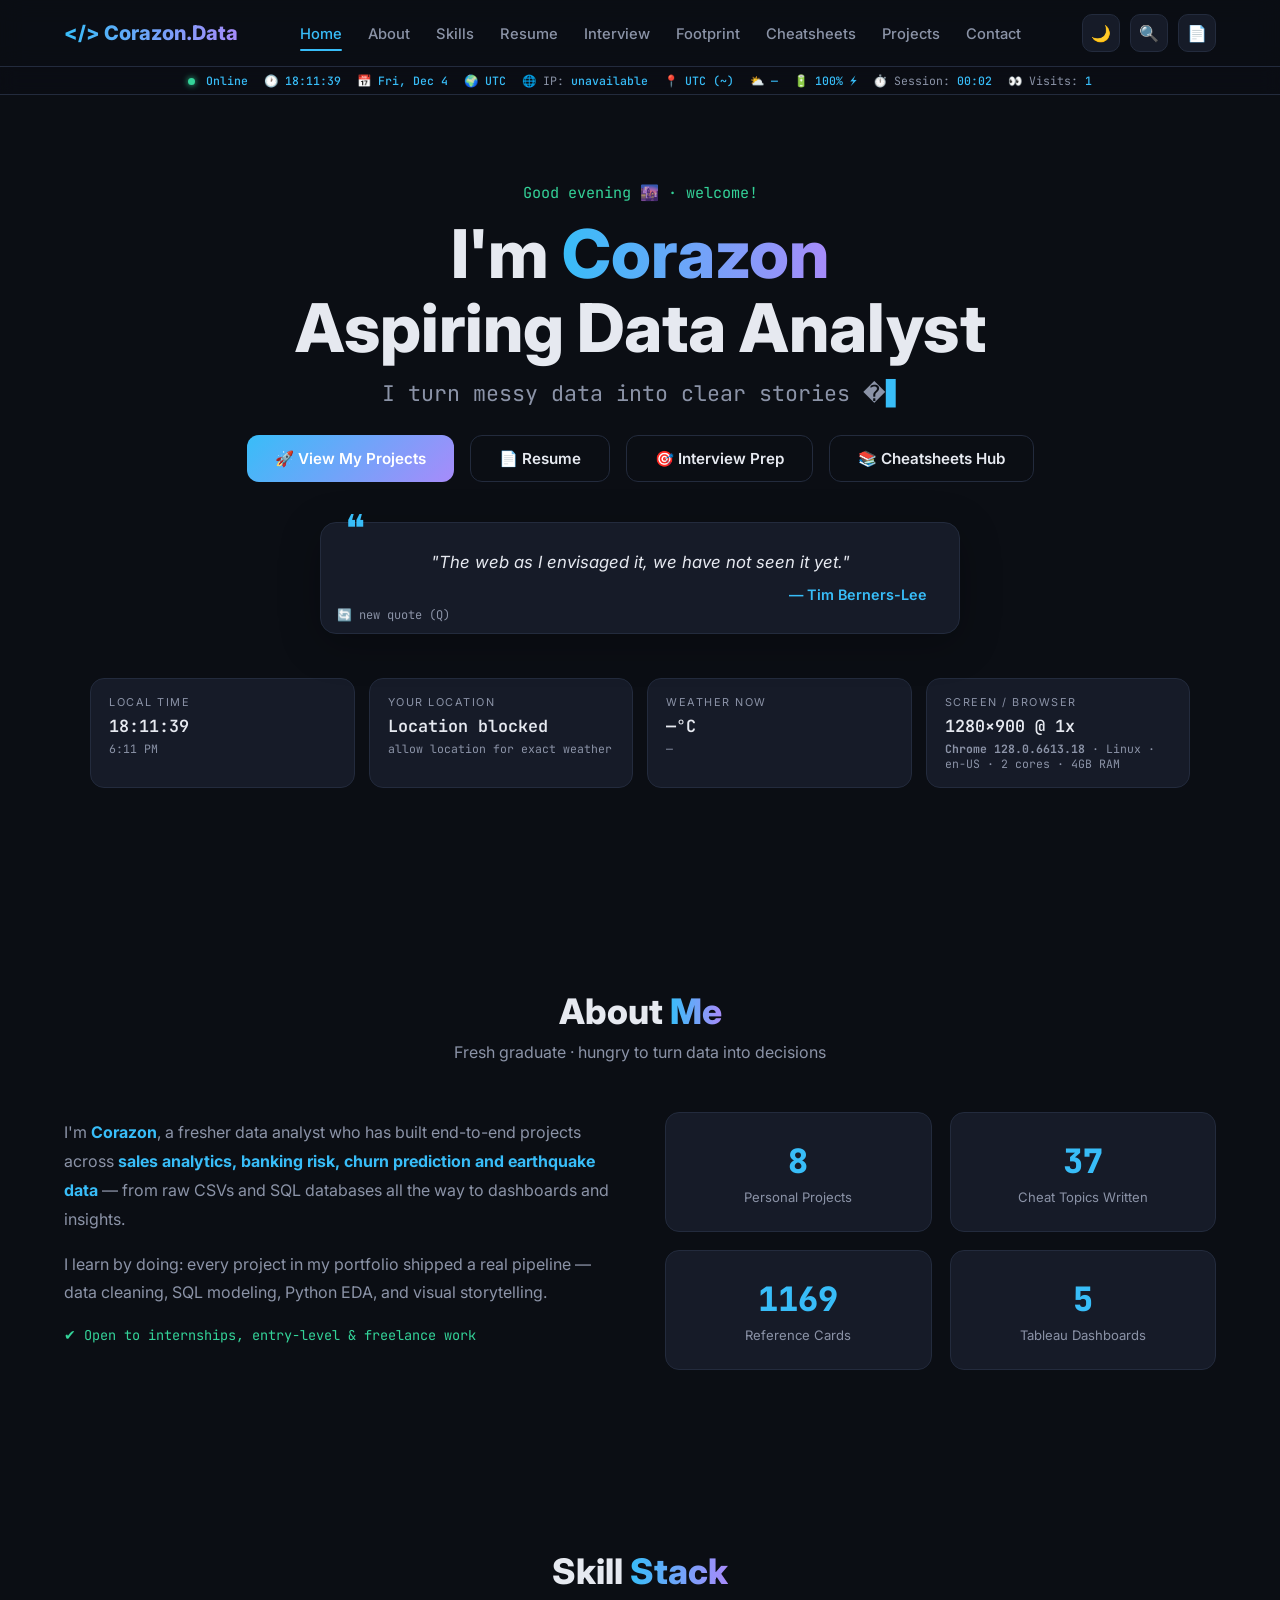
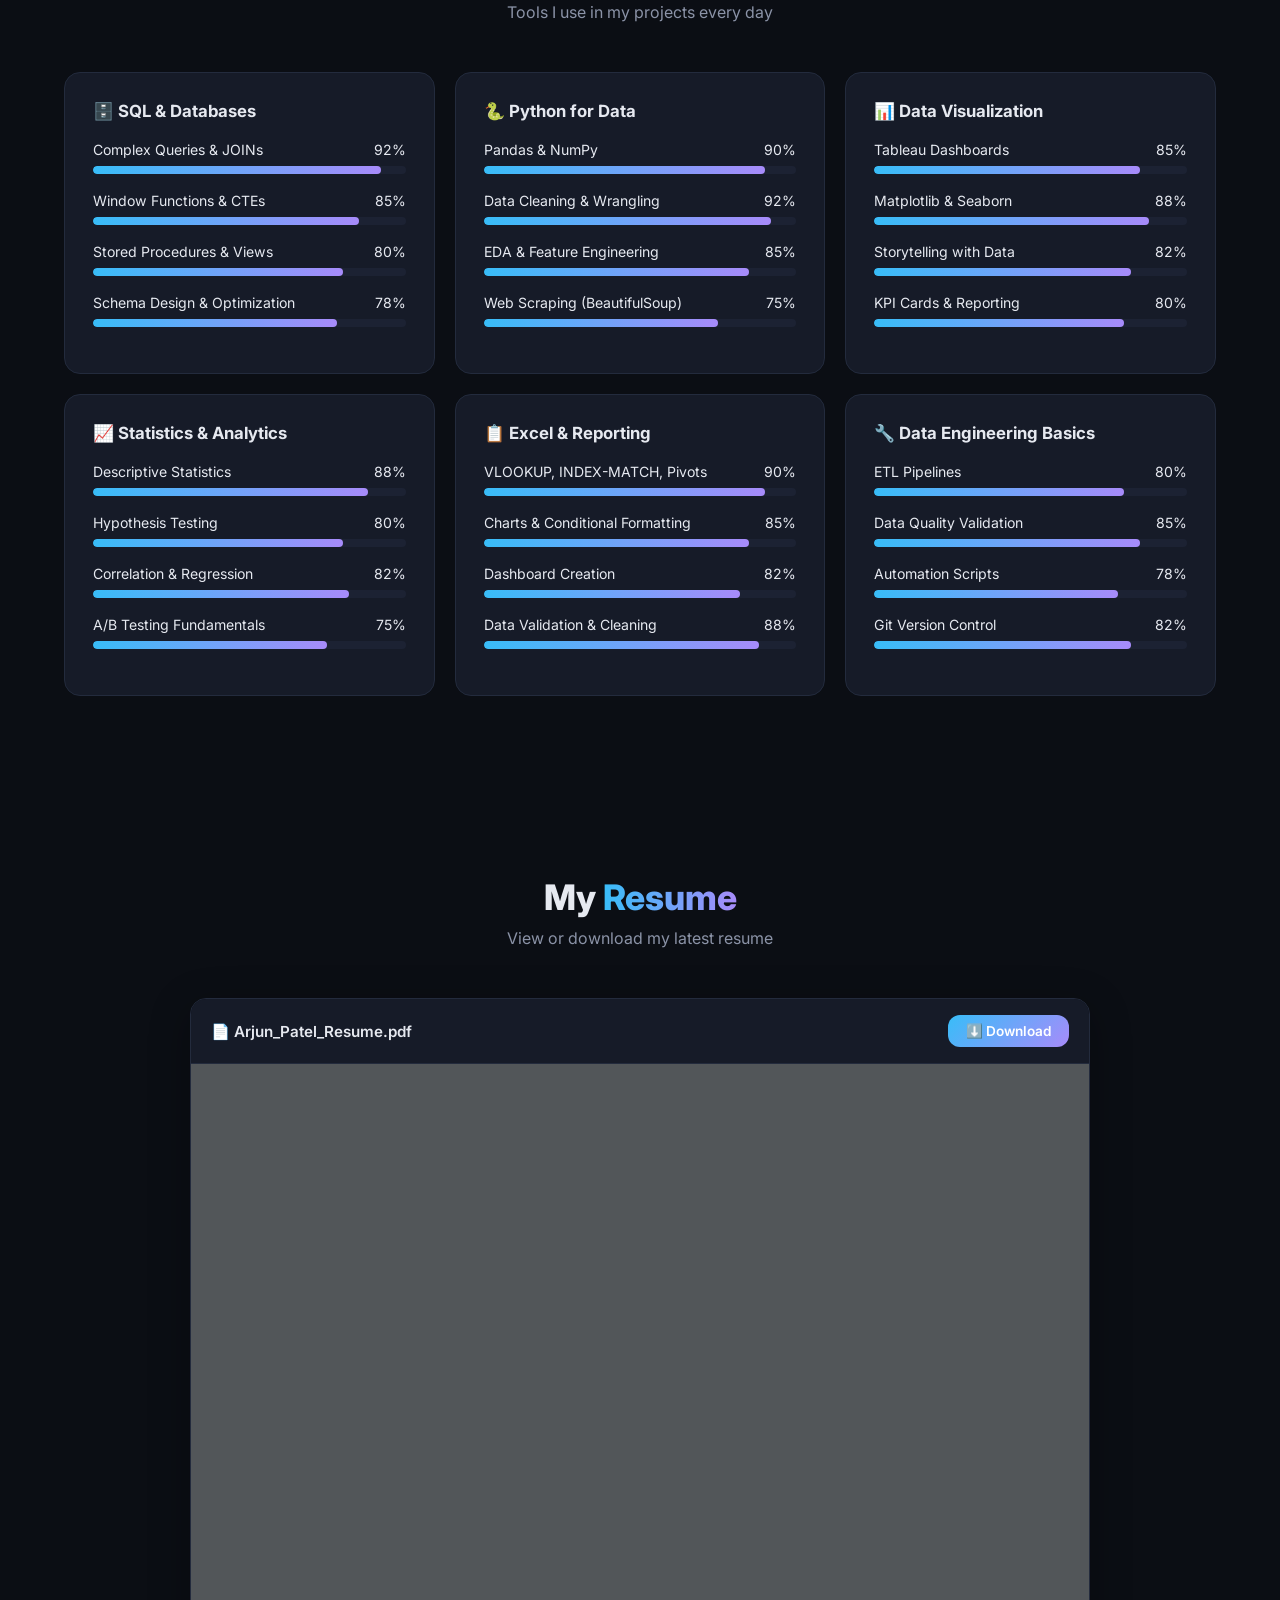
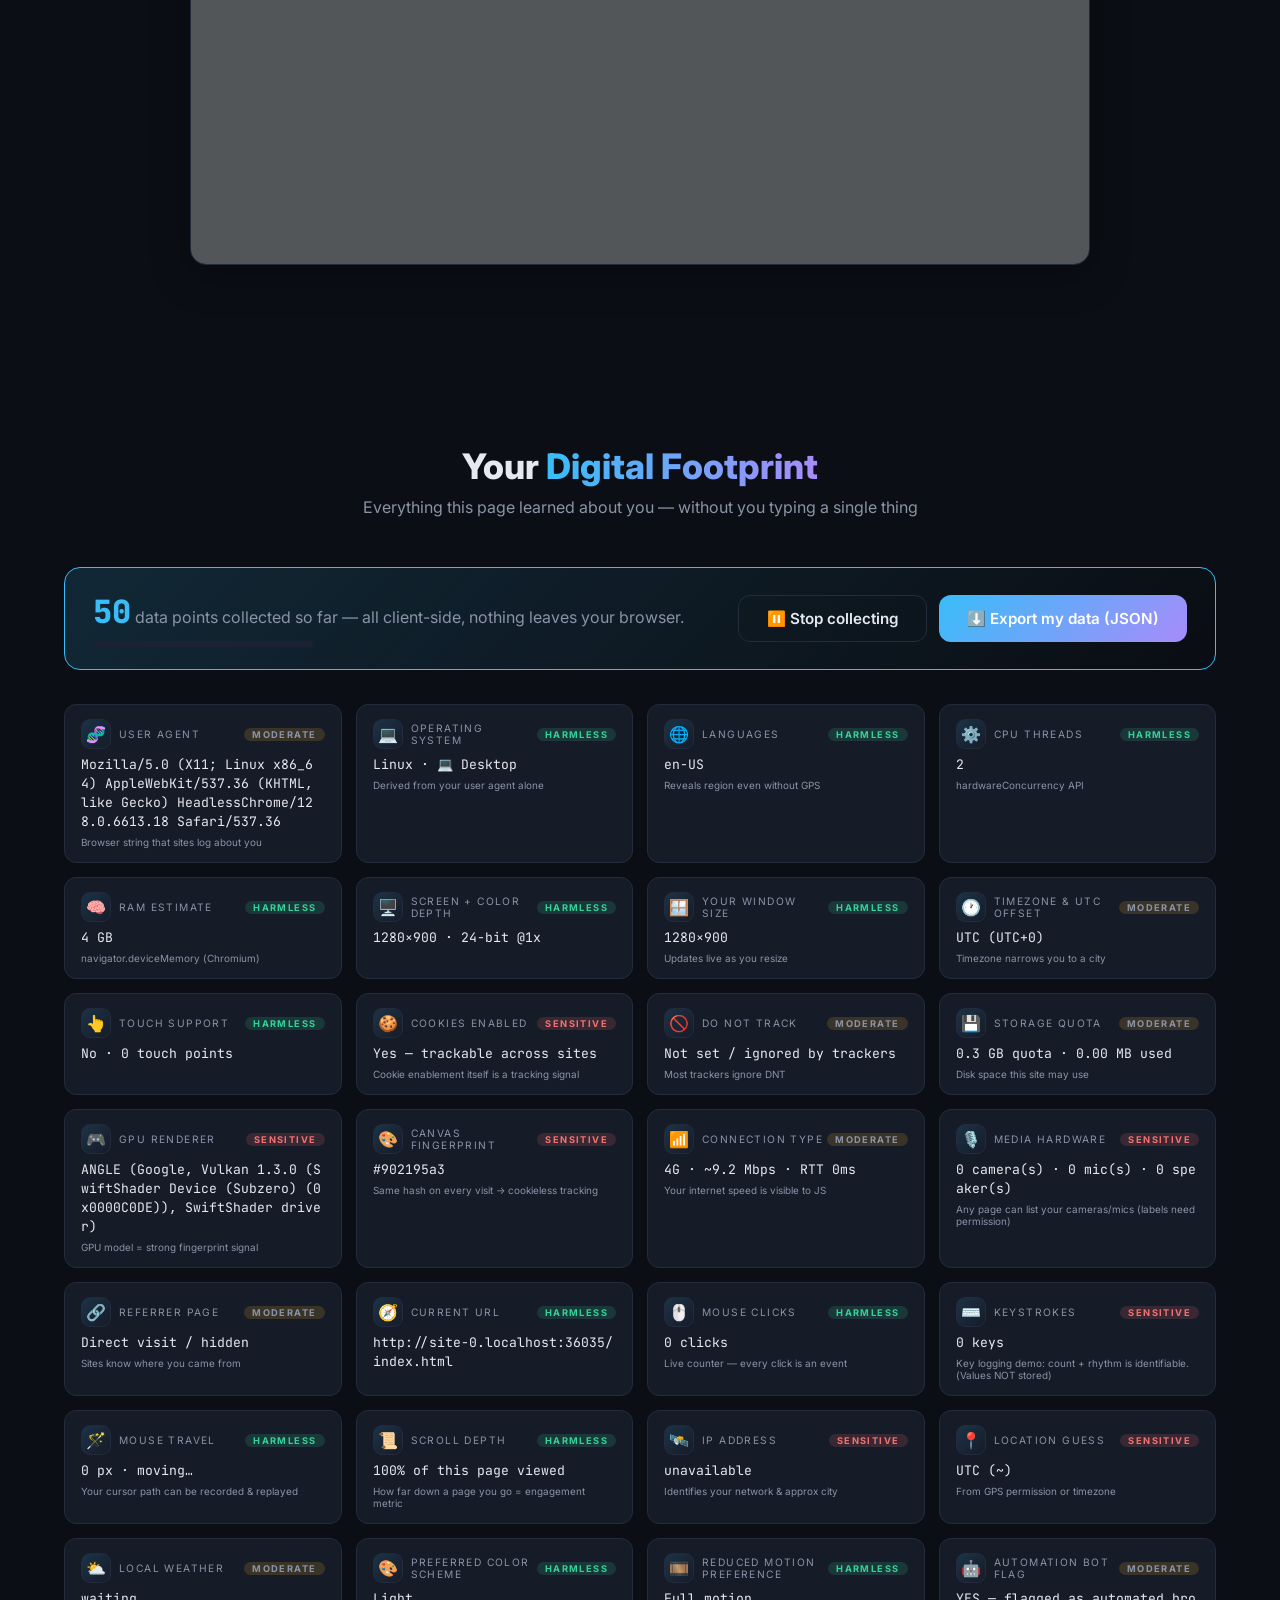
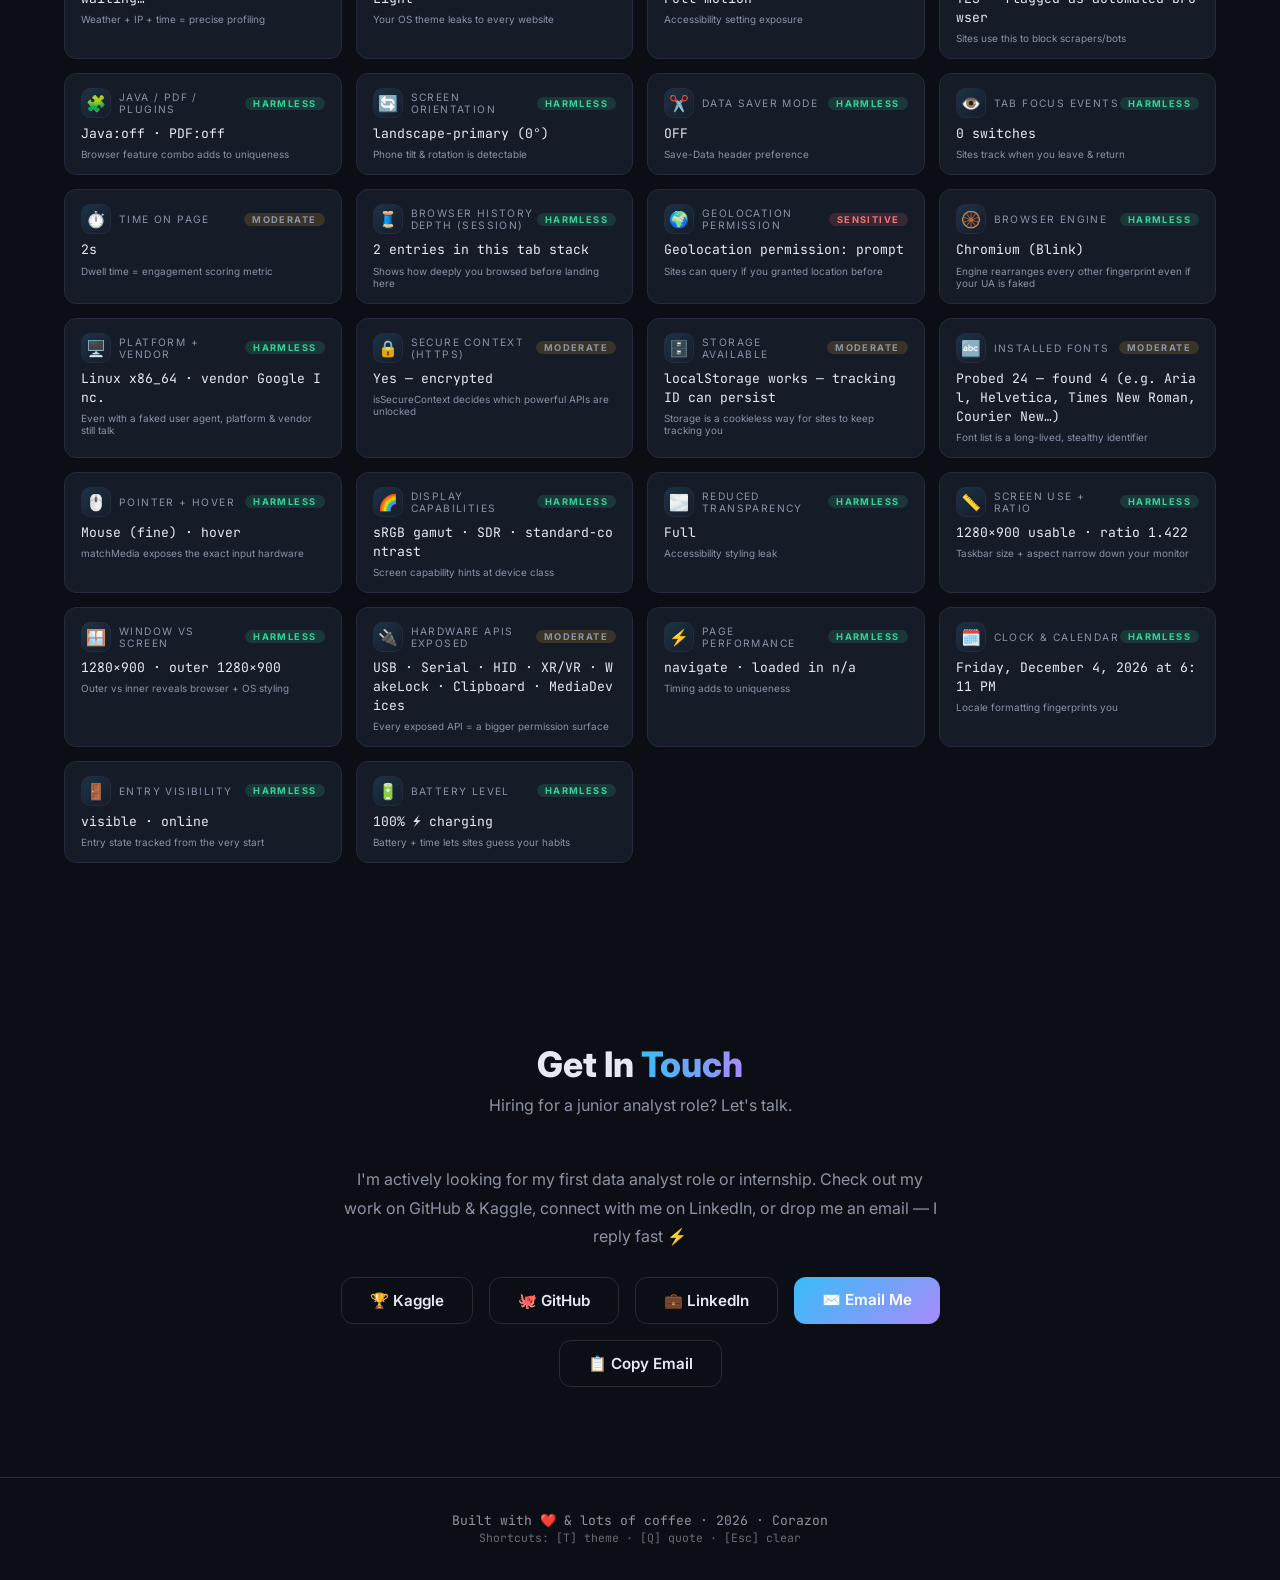
<file: index.html>
<!DOCTYPE html>
<html lang="en">

<head>
  <meta charset="UTF-8">
  <meta name="viewport" content="width=device-width, initial-scale=1.0">
  <meta name="description" content="Corazon — Aspiring Data Analyst Portfolio with Cheatsheets & Live Dashboard">
  <title>Corazon · Data Analyst Portfolio</title>
  <link
    href="https://fonts.googleapis.com/css2?family=Inter:wght@400;500;600;700;800&family=JetBrains+Mono:wght@400;500;700&display=swap"
    rel="stylesheet">
  <link rel="preconnect" href="https://fonts.googleapis.com">
  <link rel="preconnect" href="https://fonts.gstatic.com" crossorigin>
  <link rel="stylesheet" href="css/style.css">
</head>

<body>
  <div id="progressBar"></div>
  <div id="cursorGlow"></div>
  <nav>
    <div class="logo" onclick="scrollTo({top:0,behavior:'smooth'})">&lt;/&gt; Corazon.Data</div>
    <ul class="nav-links" id="navLinks">
      <li><a href="#home" class="active">Home</a></li>
      <li><a href="#about">About</a></li>
      <li><a href="#skills">Skills</a></li>
      <li><a href="#resume">Resume</a></li>
      <li><a href="pages/interview.html">Interview</a></li>
      <li><a href="#footprint">Footprint</a></li>
      <li><a href="pages/cheatsheets.html">Cheatsheets</a></li>
      <li><a href="pages/projects.html">Projects</a></li>
      <li><a href="#contact">Contact</a></li>
    </ul>
    <div class="nav-tools">
      <button class="tool-btn" id="themeBtn" title="Toggle theme (T)">🌙</button>
      <button class="tool-btn" onclick="window.open('pages/cheatsheets.html','_self')"
        title="Cheatsheets (/)">🔍</button>
      <a class="tool-btn" href="resume/Arjun_Patel_Resume.pdf" download title="Download Resume">📄</a>
      <button class="mobile-menu-btn" id="mobileMenuBtn" title="Menu">☰</button>
    </div>
  </nav>
  <div id="tickerBar">
    <span><span class="dot on" id="netDot"></span> <b id="netStatus">Online</b></span>
    <span>🕐 <b id="clock">--:--:--</b></span>
    <span>📅 <b id="dateNow">—</b></span>
    <span>🌍 <b id="tzName">—</b></span>
    <span>🌐 IP: <b id="ipAddr">loading…</b></span>
    <span>📍 <b id="locName">detecting…</b></span>
    <span>⛅ <b id="weather">—</b></span>
    <span>🔋 <b id="battery">—</b></span>
    <span>⏱️ Session: <b id="sessionTime">00:00</b></span>
    <span>👀 Visits: <b id="visitCount">1</b></span>
  </div>

  <header id="home">
    <div id="greeting">Hello 👋</div>
    <h1>I'm <span>Corazon</span><br>Aspiring Data Analyst</h1>
    <div id="typed"></div>
    <div class="hero-btns">
      <button class="btn btn-primary" onclick="window.open('pages/projects.html','_self')">🚀 View My Projects</button>
      <a class="btn btn-ghost" href="#resume">📄 Resume</a>
      <a class="btn btn-ghost" href="pages/interview.html">🎯 Interview Prep</a>
      <button class="btn btn-ghost" onclick="window.open('pages/cheatsheets.html','_self')">📚 Cheatsheets Hub</button>
    </div>
    <div class="quote-card">
      <p id="quoteText">Loading quote…</p>
      <p id="quoteAuthor">—</p>
      <button id="quoteRefresh" title="New quote">🔄 new quote (Q)</button>
    </div>
    <div class="live-strip">
      <div class="live-tile">
        <div class="lbl">Local Time</div>
        <div class="val" id="clockBig">--:--:--</div>
        <div class="sub" id="ampmSub">—</div>
      </div>
      <div class="live-tile">
        <div class="lbl">Your Location</div>
        <div class="val" id="cityTile">Detecting…</div>
        <div class="sub" id="coords">lat, lon</div>
      </div>
      <div class="live-tile">
        <div class="lbl">Weather Now</div>
        <div class="val" id="tempTile">—°C</div>
        <div class="sub" id="condTile">—</div>
      </div>
      <div class="live-tile">
        <div class="lbl">Screen / Browser</div>
        <div class="val" id="resTile">—</div>
        <div class="sub" id="browserInfo">—</div>
      </div>
    </div>
  </header>
  <section id="about">
    <div class="sec-title">
      <h2>About <em>Me</em></h2>
      <p>Fresh graduate · hungry to turn data into decisions</p>
    </div>
    <div class="about-grid">
      <div class="about-text">
        <p>I'm <b style="color:var(--accent)">Corazon</b>, a fresher data analyst who has built end-to-end projects
          across <b style="color:var(--accent)">sales analytics, banking risk, churn prediction and earthquake data</b>
          — from raw CSVs and SQL databases all the way to dashboards and insights.</p>
        <p>I learn by doing: every project in my portfolio shipped a real pipeline — data cleaning, SQL modeling, Python
          EDA, and visual storytelling.</p>
        <p style="font-family:var(--mono);font-size:.85rem;color:var(--green)">✔ Open to internships, entry-level &amp;
          freelance work</p>
      </div>
      <div class="stat-grid">
        <div class="stat-box">
          <div class="num" data-count="8">0</div>
          <div class="cap">Personal Projects</div>
        </div>
        <div class="stat-box">
          <div class="num" data-count="37">0</div>
          <div class="cap">Cheat Topics Written</div>
        </div>
        <div class="stat-box">
          <div class="num" data-count="1169">0</div>
          <div class="cap">Reference Cards</div>
        </div>
        <div class="stat-box">
          <div class="num" data-count="5">0</div>
          <div class="cap">Tableau Dashboards</div>
        </div>
      </div>
    </div>
  </section>

  <section id="skills">
    <div class="sec-title">
      <h2>Skill <em>Stack</em></h2>
      <p>Tools I use in my projects every day</p>
    </div>
    <div class="skills-grid">
      <div class="skill-card">
        <h3>🗄️ SQL & Databases</h3>
        <div class="skill-row">
          <div class="top"><span>Complex Queries & JOINs</span><span>92%</span></div>
          <div class="skill-bar">
            <div class="skill-fill" data-w="92"></div>
          </div>
        </div>
        <div class="skill-row">
          <div class="top"><span>Window Functions & CTEs</span><span>85%</span></div>
          <div class="skill-bar">
            <div class="skill-fill" data-w="85"></div>
          </div>
        </div>
        <div class="skill-row">
          <div class="top"><span>Stored Procedures & Views</span><span>80%</span></div>
          <div class="skill-bar">
            <div class="skill-fill" data-w="80"></div>
          </div>
        </div>
        <div class="skill-row">
          <div class="top"><span>Schema Design & Optimization</span><span>78%</span></div>
          <div class="skill-bar">
            <div class="skill-fill" data-w="78"></div>
          </div>
        </div>
      </div>
      <div class="skill-card">
        <h3>🐍 Python for Data</h3>
        <div class="skill-row">
          <div class="top"><span>Pandas & NumPy</span><span>90%</span></div>
          <div class="skill-bar">
            <div class="skill-fill" data-w="90"></div>
          </div>
        </div>
        <div class="skill-row">
          <div class="top"><span>Data Cleaning & Wrangling</span><span>92%</span></div>
          <div class="skill-bar">
            <div class="skill-fill" data-w="92"></div>
          </div>
        </div>
        <div class="skill-row">
          <div class="top"><span>EDA & Feature Engineering</span><span>85%</span></div>
          <div class="skill-bar">
            <div class="skill-fill" data-w="85"></div>
          </div>
        </div>
        <div class="skill-row">
          <div class="top"><span>Web Scraping (BeautifulSoup)</span><span>75%</span></div>
          <div class="skill-bar">
            <div class="skill-fill" data-w="75"></div>
          </div>
        </div>
      </div>
      <div class="skill-card">
        <h3>📊 Data Visualization</h3>
        <div class="skill-row">
          <div class="top"><span>Tableau Dashboards</span><span>85%</span></div>
          <div class="skill-bar">
            <div class="skill-fill" data-w="85"></div>
          </div>
        </div>
        <div class="skill-row">
          <div class="top"><span>Matplotlib & Seaborn</span><span>88%</span></div>
          <div class="skill-bar">
            <div class="skill-fill" data-w="88"></div>
          </div>
        </div>
        <div class="skill-row">
          <div class="top"><span>Storytelling with Data</span><span>82%</span></div>
          <div class="skill-bar">
            <div class="skill-fill" data-w="82"></div>
          </div>
        </div>
        <div class="skill-row">
          <div class="top"><span>KPI Cards & Reporting</span><span>80%</span></div>
          <div class="skill-bar">
            <div class="skill-fill" data-w="80"></div>
          </div>
        </div>
      </div>
      <div class="skill-card">
        <h3>📈 Statistics & Analytics</h3>
        <div class="skill-row">
          <div class="top"><span>Descriptive Statistics</span><span>88%</span></div>
          <div class="skill-bar">
            <div class="skill-fill" data-w="88"></div>
          </div>
        </div>
        <div class="skill-row">
          <div class="top"><span>Hypothesis Testing</span><span>80%</span></div>
          <div class="skill-bar">
            <div class="skill-fill" data-w="80"></div>
          </div>
        </div>
        <div class="skill-row">
          <div class="top"><span>Correlation & Regression</span><span>82%</span></div>
          <div class="skill-bar">
            <div class="skill-fill" data-w="82"></div>
          </div>
        </div>
        <div class="skill-row">
          <div class="top"><span>A/B Testing Fundamentals</span><span>75%</span></div>
          <div class="skill-bar">
            <div class="skill-fill" data-w="75"></div>
          </div>
        </div>
      </div>
      <div class="skill-card">
        <h3>📋 Excel & Reporting</h3>
        <div class="skill-row">
          <div class="top"><span>VLOOKUP, INDEX-MATCH, Pivots</span><span>90%</span></div>
          <div class="skill-bar">
            <div class="skill-fill" data-w="90"></div>
          </div>
        </div>
        <div class="skill-row">
          <div class="top"><span>Charts & Conditional Formatting</span><span>85%</span></div>
          <div class="skill-bar">
            <div class="skill-fill" data-w="85"></div>
          </div>
        </div>
        <div class="skill-row">
          <div class="top"><span>Dashboard Creation</span><span>82%</span></div>
          <div class="skill-bar">
            <div class="skill-fill" data-w="82"></div>
          </div>
        </div>
        <div class="skill-row">
          <div class="top"><span>Data Validation & Cleaning</span><span>88%</span></div>
          <div class="skill-bar">
            <div class="skill-fill" data-w="88"></div>
          </div>
        </div>
      </div>
      <div class="skill-card">
        <h3>🔧 Data Engineering Basics</h3>
        <div class="skill-row">
          <div class="top"><span>ETL Pipelines</span><span>80%</span></div>
          <div class="skill-bar">
            <div class="skill-fill" data-w="80"></div>
          </div>
        </div>
        <div class="skill-row">
          <div class="top"><span>Data Quality Validation</span><span>85%</span></div>
          <div class="skill-bar">
            <div class="skill-fill" data-w="85"></div>
          </div>
        </div>
        <div class="skill-row">
          <div class="top"><span>Automation Scripts</span><span>78%</span></div>
          <div class="skill-bar">
            <div class="skill-fill" data-w="78"></div>
          </div>
        </div>
        <div class="skill-row">
          <div class="top"><span>Git Version Control</span><span>82%</span></div>
          <div class="skill-bar">
            <div class="skill-fill" data-w="82"></div>
          </div>
        </div>
      </div>
    </div>
  </section>

  <section id="resume">
    <div class="sec-title">
      <h2>My <em>Resume</em></h2>
      <p>View or download my latest resume</p>
    </div>
    <div style="max-width:900px; margin:0 auto; border-radius:16px; overflow:hidden; border:1px solid var(--border); box-shadow:0 10px 40px rgba(0,0,0,0.3);">
      <div style="display:flex; justify-content:space-between; align-items:center; padding:16px 20px; background:var(--card); border-bottom:1px solid var(--border);">
        <span style="font-weight:600; font-size:.95rem;">📄 Arjun_Patel_Resume.pdf</span>
        <a href="resume/Arjun_Patel_Resume.pdf" download class="btn btn-primary" style="padding:8px 18px; font-size:.85rem;">⬇️ Download</a>
      </div>
      <iframe src="resume/Arjun_Patel_Resume.pdf#toolbar=1&navpanes=0" width="100%" height="800px" style="border:none; display:block; background:#525659;"></iframe>
    </div>
  </section>
  <section id="footprint">
    <div class="sec-title">
      <h2>Your <em>Digital Footprint</em></h2>
      <p>Everything this page learned about you — without you typing a single thing</p>
    </div>
    <div class="fp-banner">
      <div><span class="big" id="fpCount">0</span>&nbsp;<span style="color:var(--muted)">data points collected so far —
          all client-side, nothing leaves your browser.</span>
        <div class="behave-bar" style="width:220px">
          <div class="behave-fill" id="fpBar"></div>
        </div>
      </div>
      <div class="fp-consent">
        <button class="btn btn-ghost" id="fpPauseBtn">⏸️ Stop collecting</button>
        <button class="btn btn-primary" id="fpExportBtn">⬇️ Export my data (JSON)</button>
      </div>
    </div>
    <div class="fp-grid" id="fpGrid"></div>
  </section>

  <section id="contact">
    <div class="sec-title">
      <h2>Get In <em>Touch</em></h2>
      <p>Hiring for a junior analyst role? Let's talk.</p>
    </div>
    <div class="contact-wrap">
      <p style="color:var(--muted);line-height:1.8">I'm actively looking for my first data analyst role or internship.
        Check out my work on GitHub &amp; Kaggle, connect with me on LinkedIn, or drop me an email — I reply fast ⚡</p>
      <div class="contact-links">
        <a class="btn btn-ghost" href="https://www.kaggle.com/" target="_blank" rel="noopener">🏆 Kaggle</a>
        <a class="btn btn-ghost" href="https://github.com/" target="_blank" rel="noopener">🐙 GitHub</a>
        <a class="btn btn-ghost" href="https://www.linkedin.com/" target="_blank" rel="noopener">💼 LinkedIn</a>
        <a class="btn btn-primary" href="mailto:corazon.data@gmail.com">✉️ Email Me</a>
        <button class="btn btn-ghost" onclick="copyText('corazon.data@gmail.com')">📋 Copy Email</button>
      </div>
    </div>
  </section>

  <footer>
    Built with ❤️ &amp; lots of coffee · <span id="yearNow"></span> · Corazon<br>
    <span style="font-size:.72rem;opacity:.7">Shortcuts: [T] theme · [Q] quote · [Esc] clear</span>
  </footer>
  <button id="toTop" title="Back to top">↑</button>
  <div id="toastBox"></div>
  <script src="js/main.js"></script>
  <script src="js/footprint.js"></script>
</body>

</html>
</file>
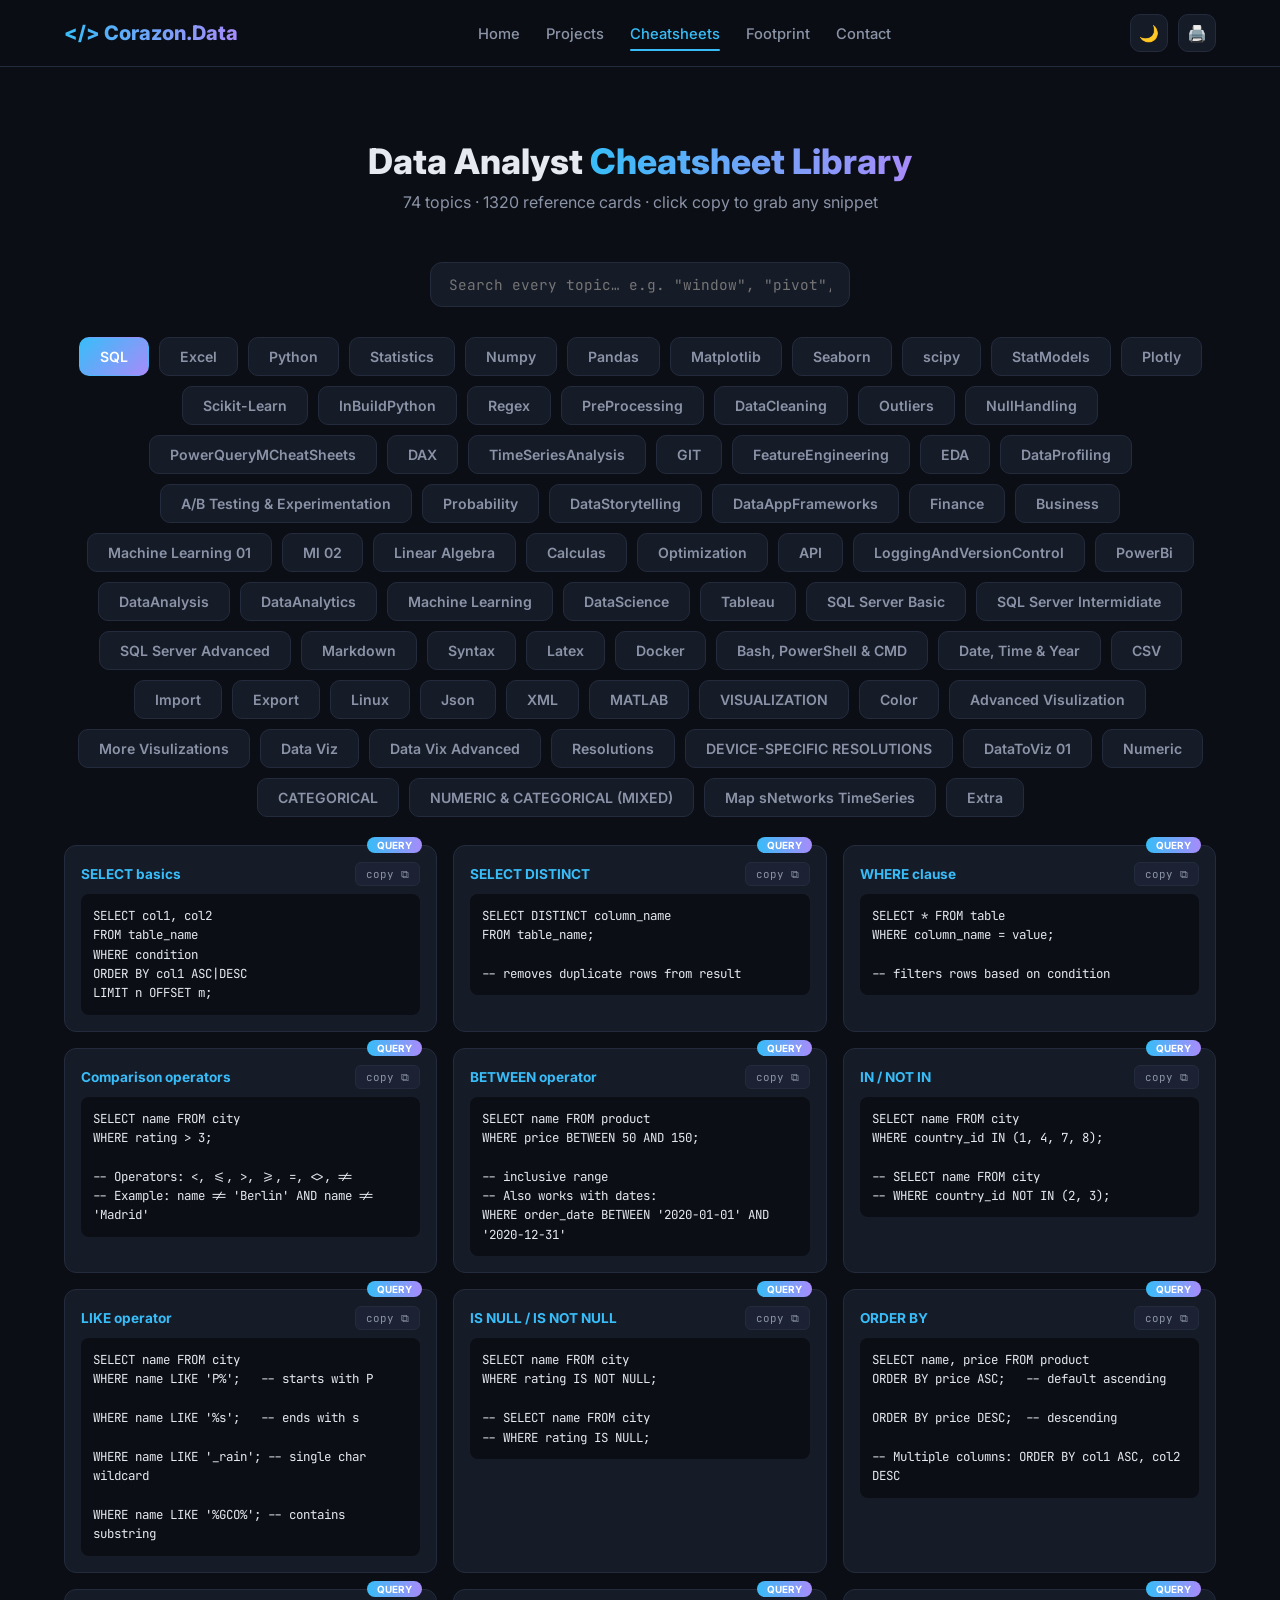
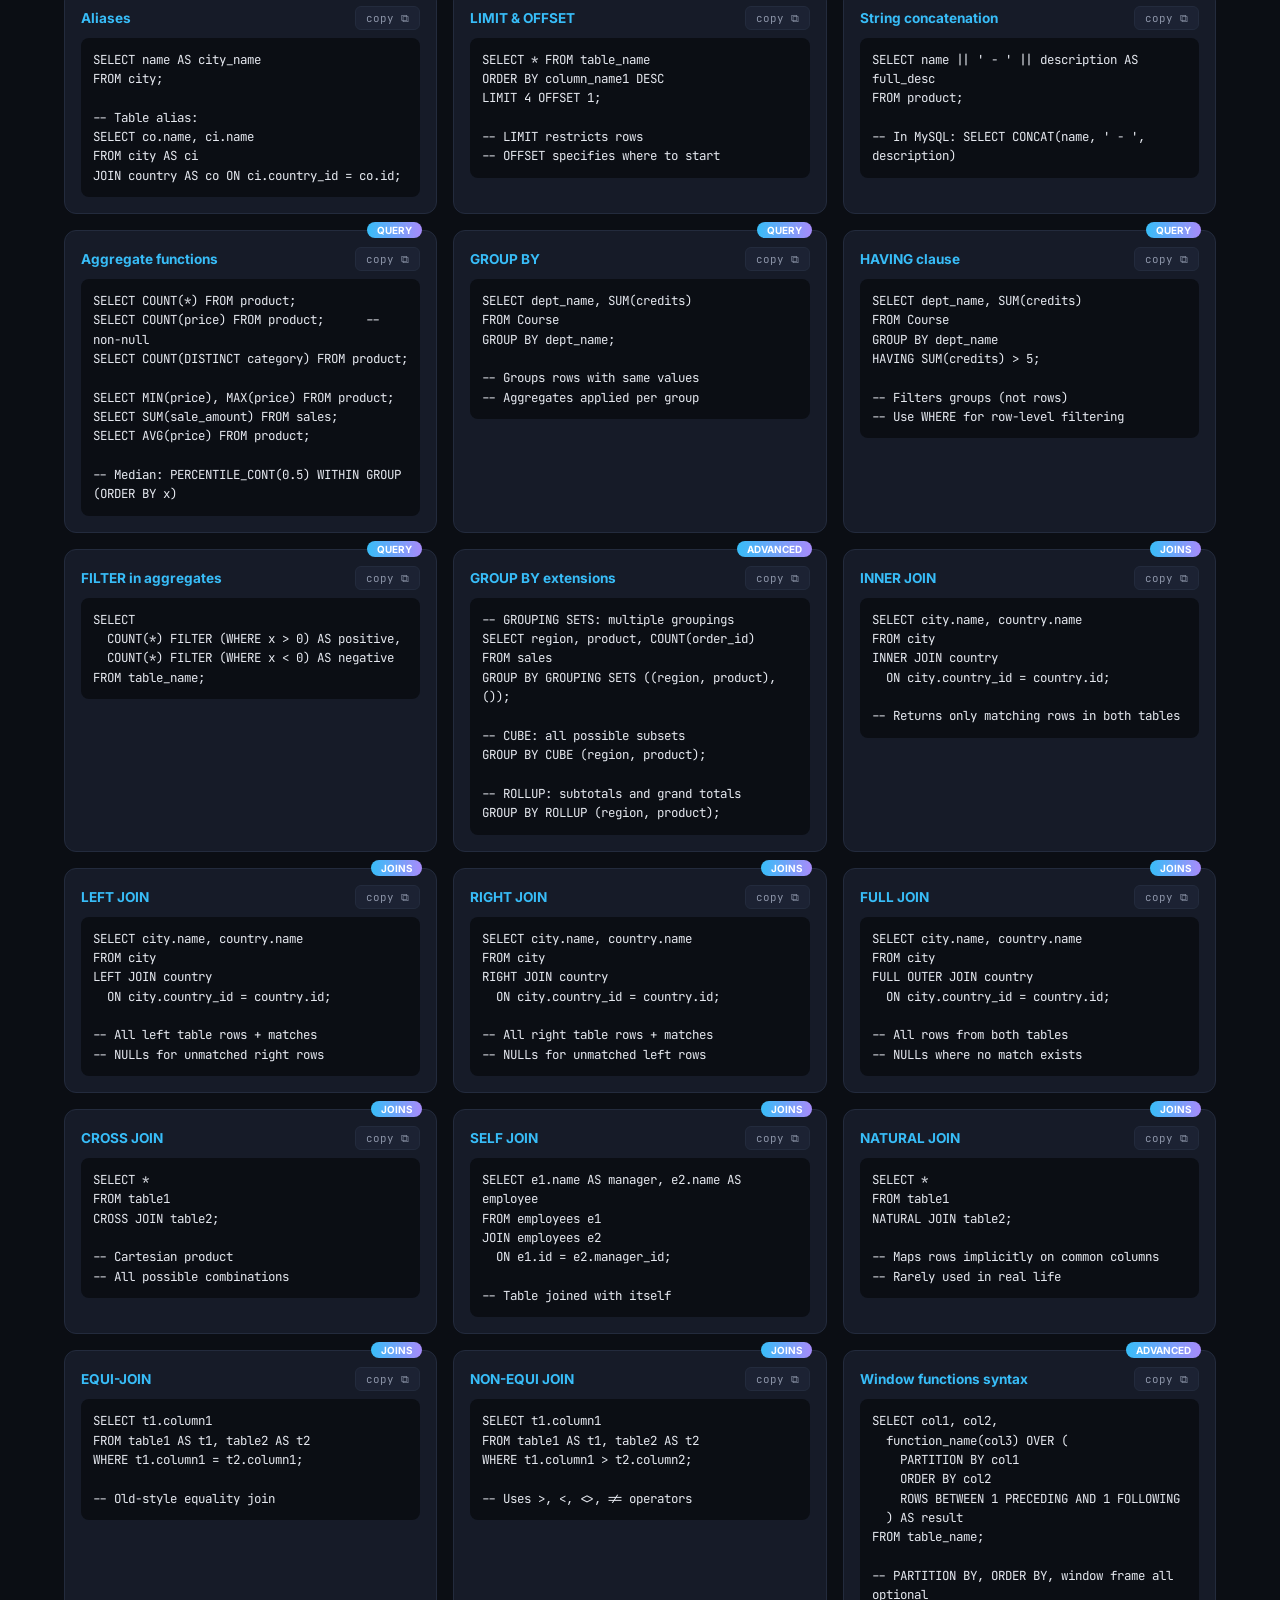
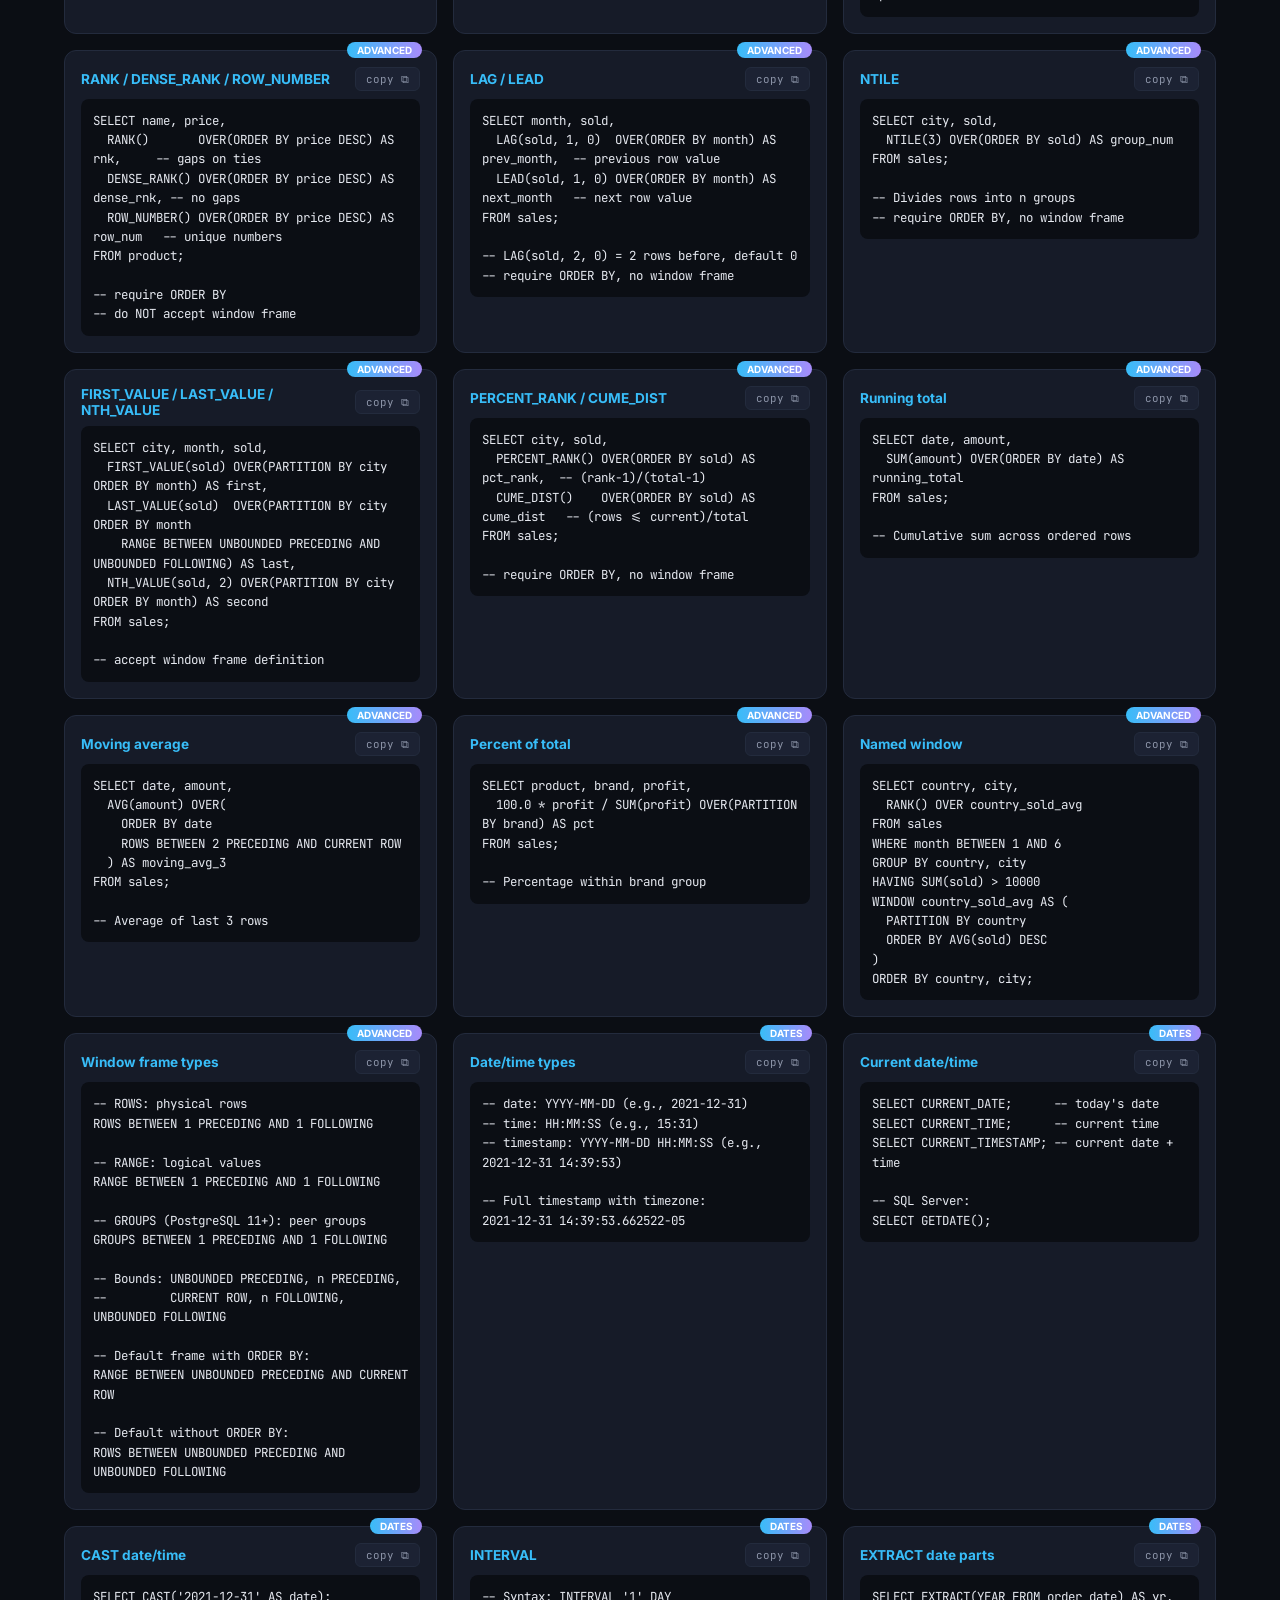
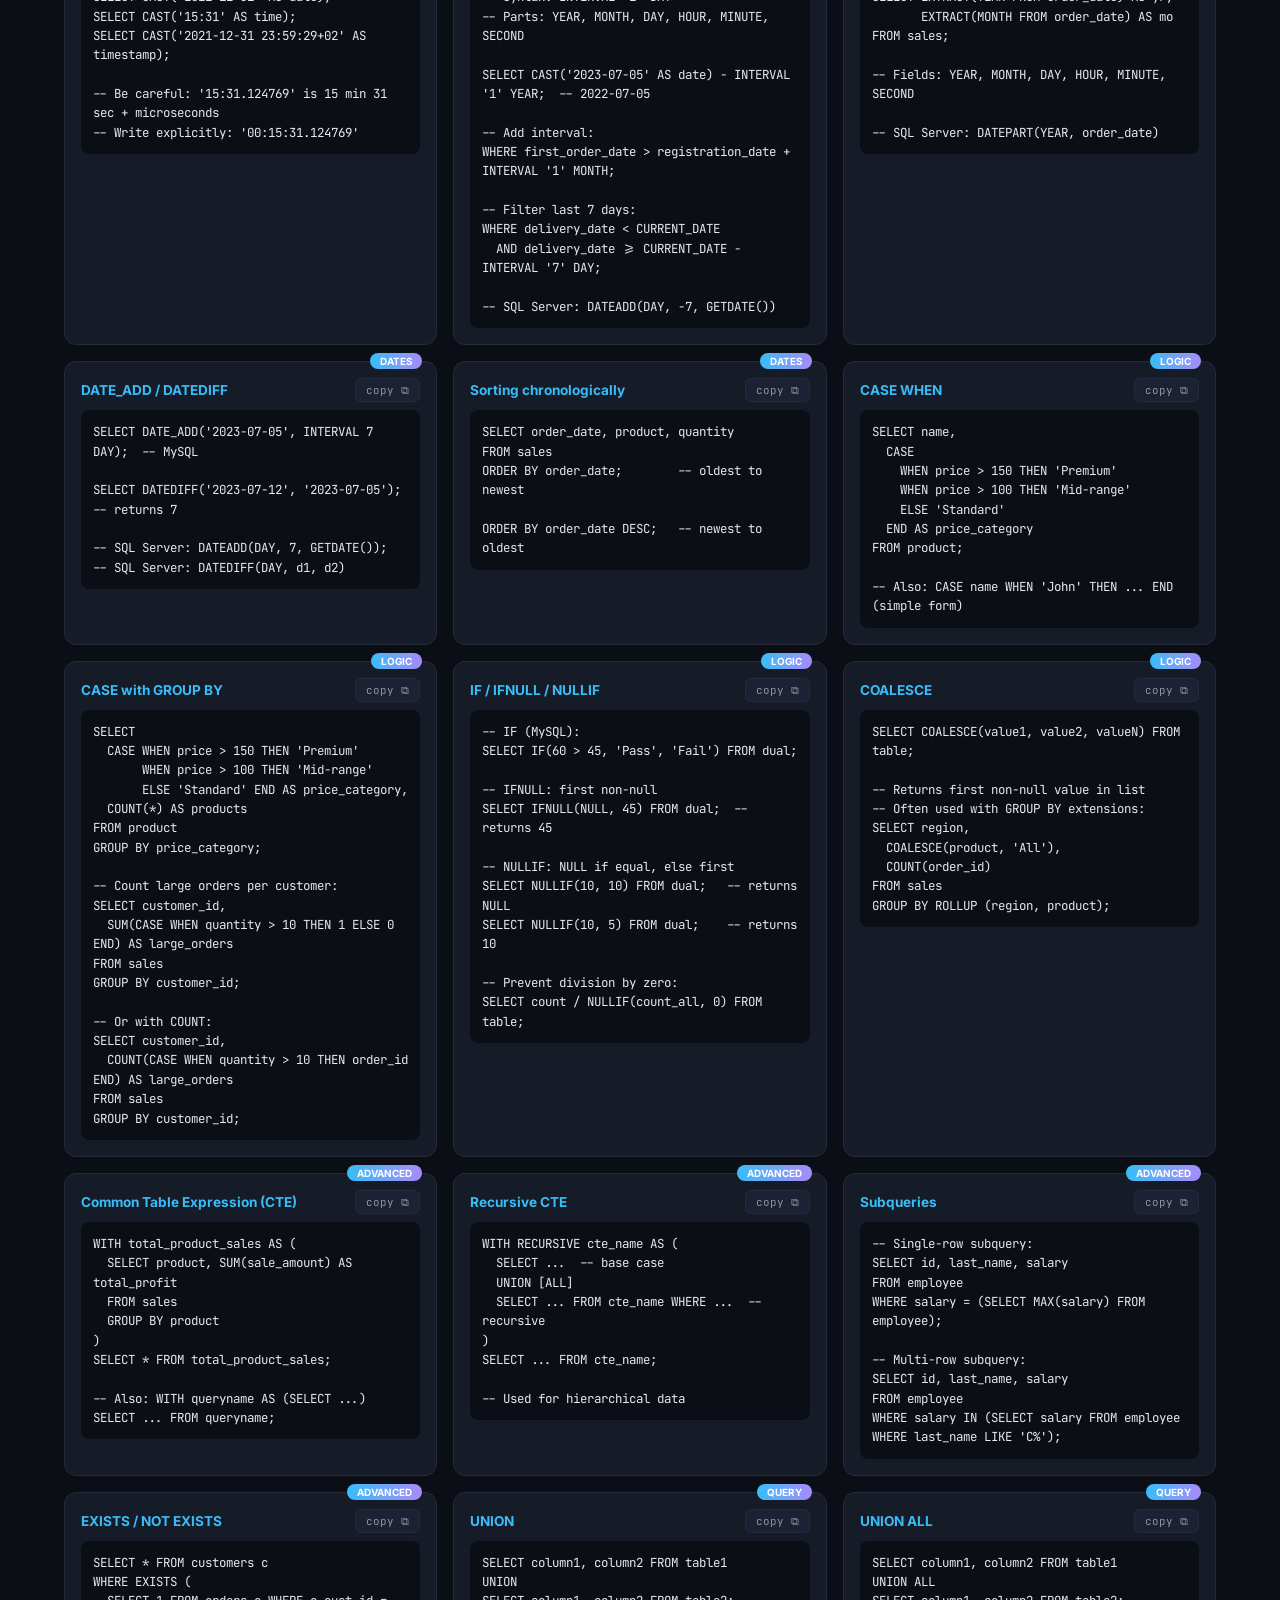
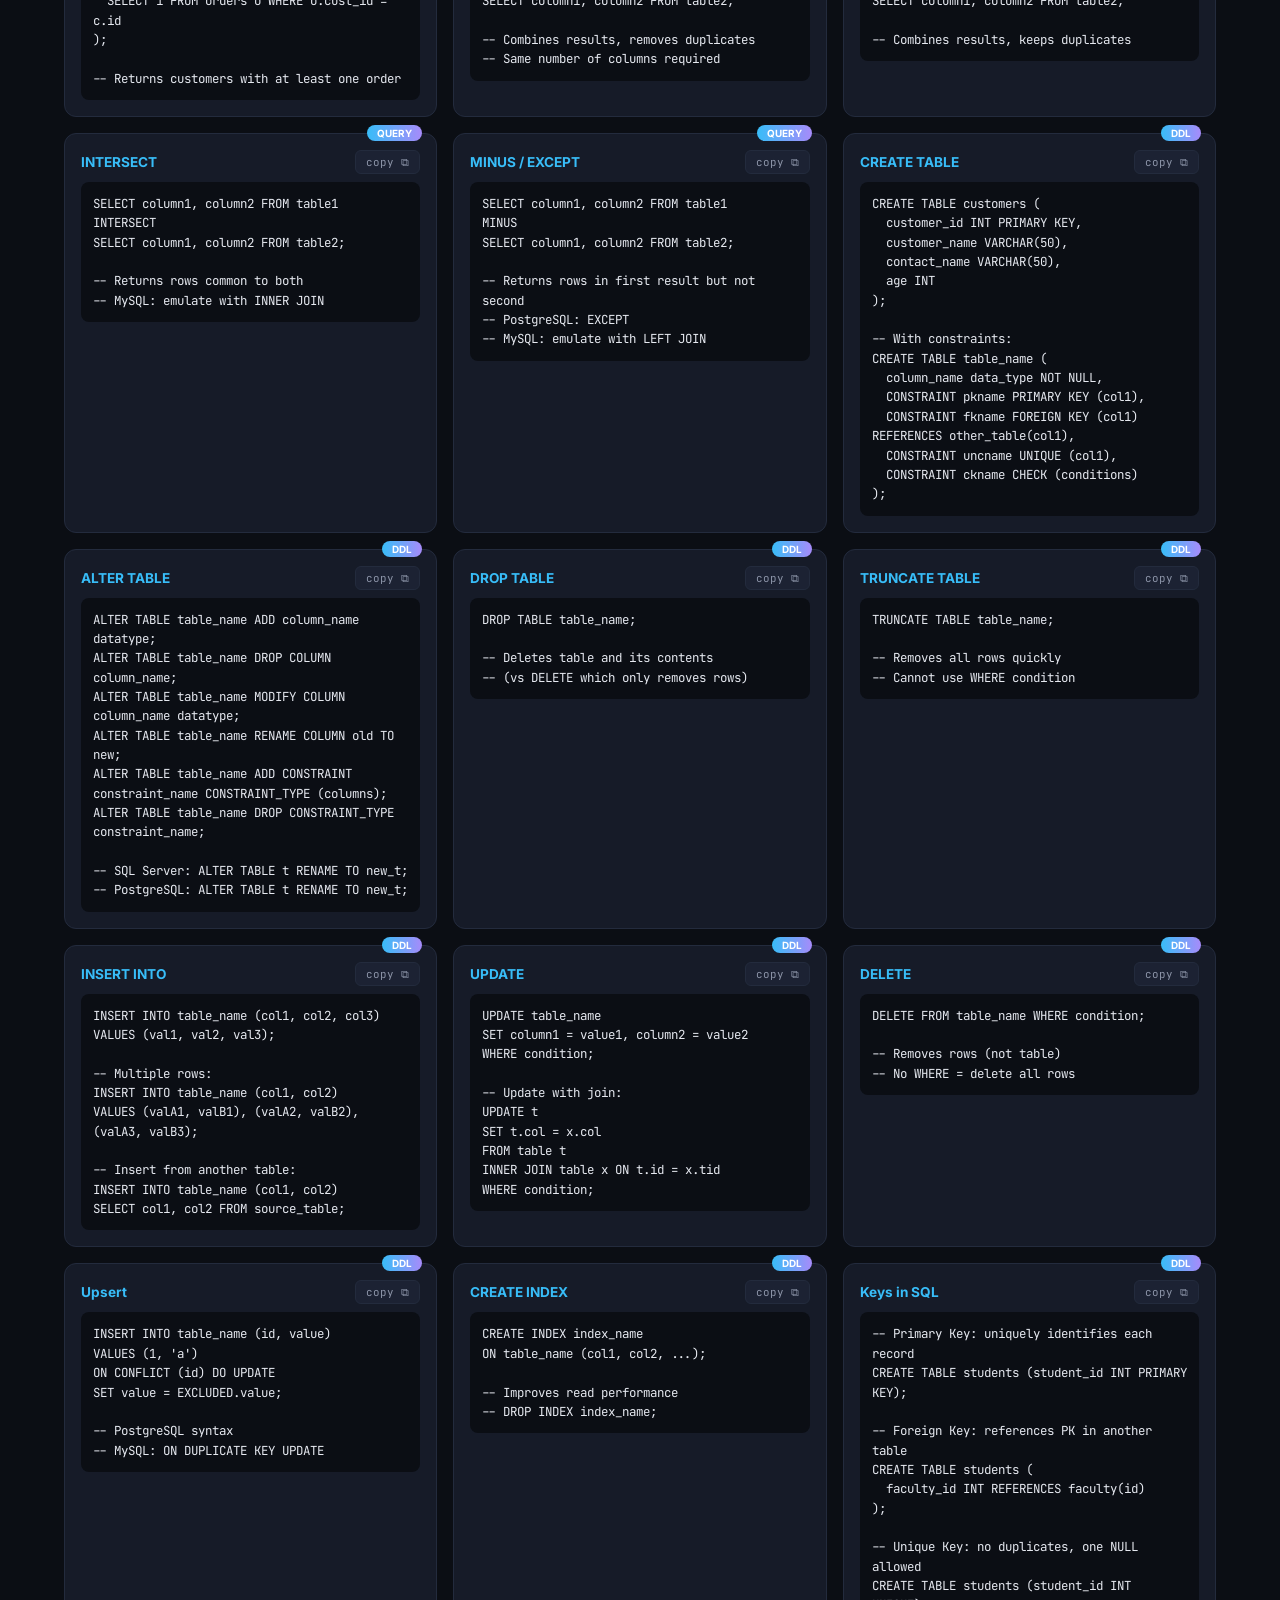
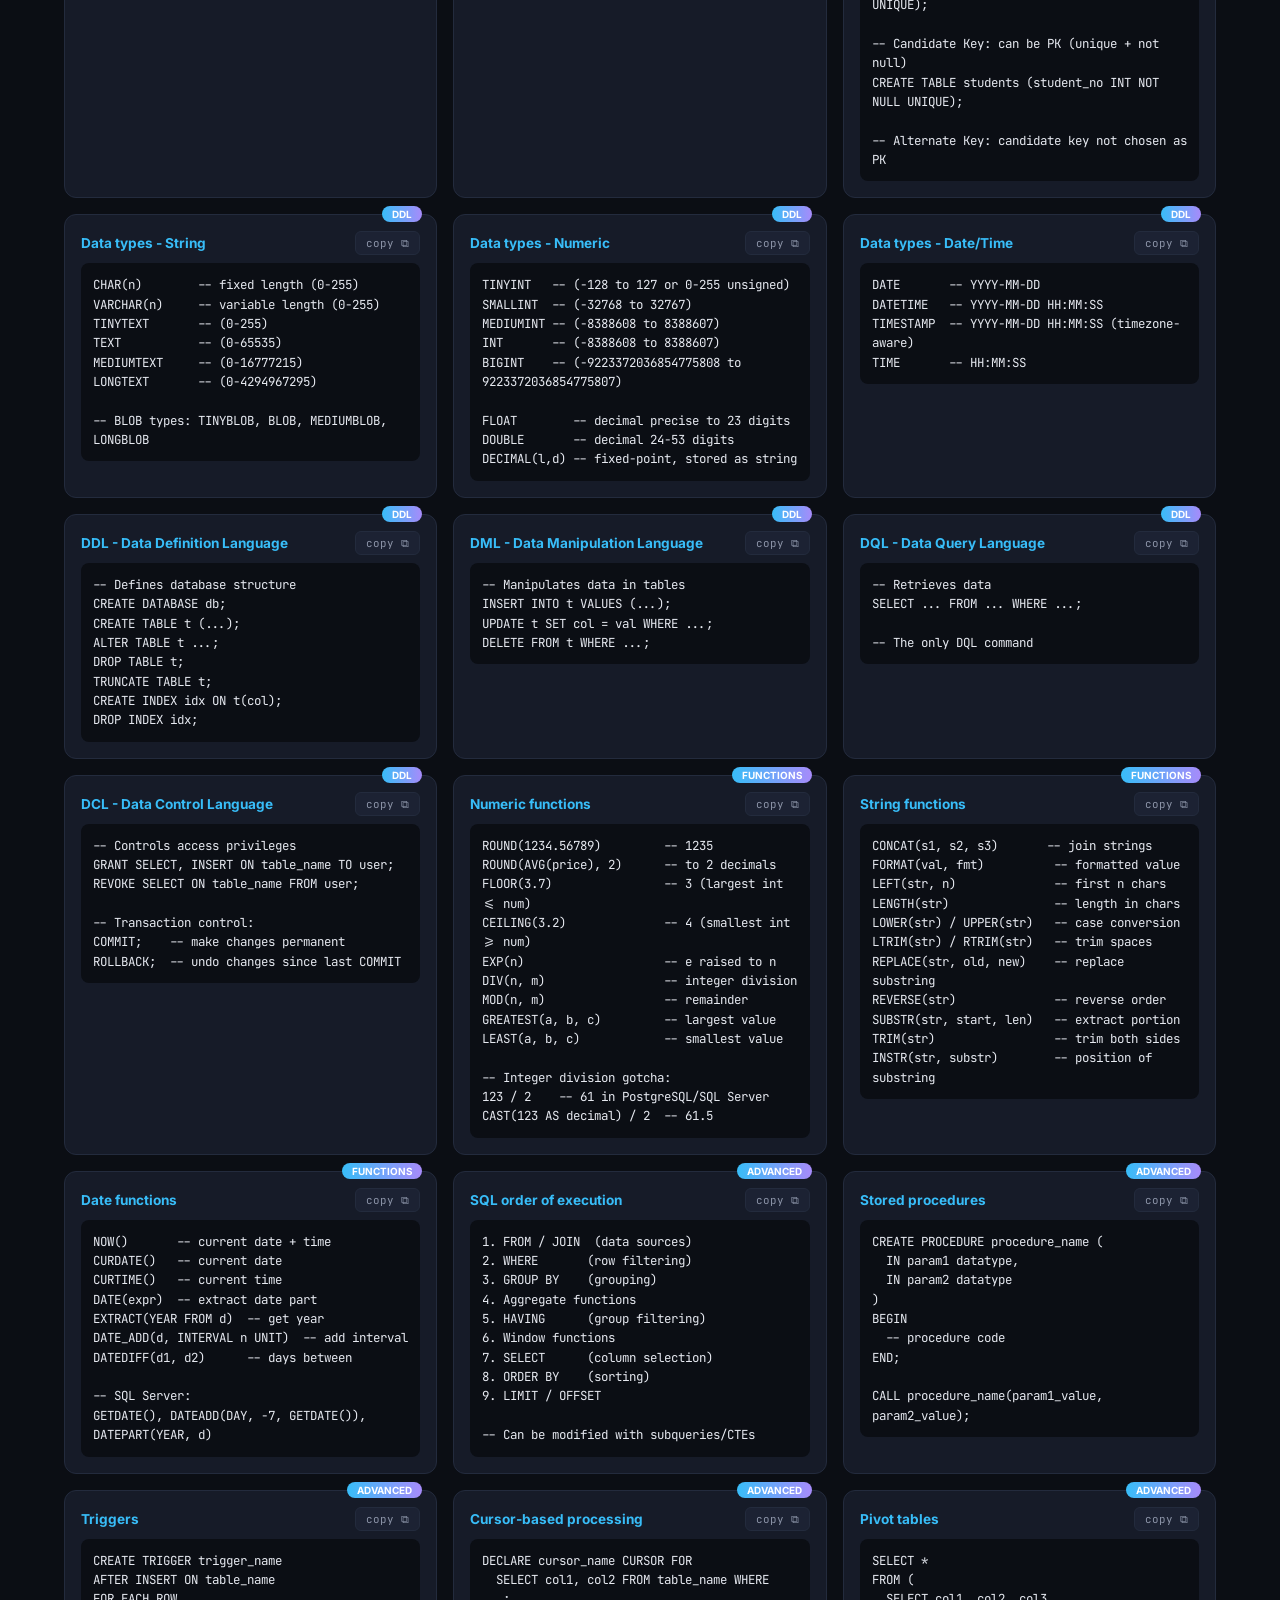
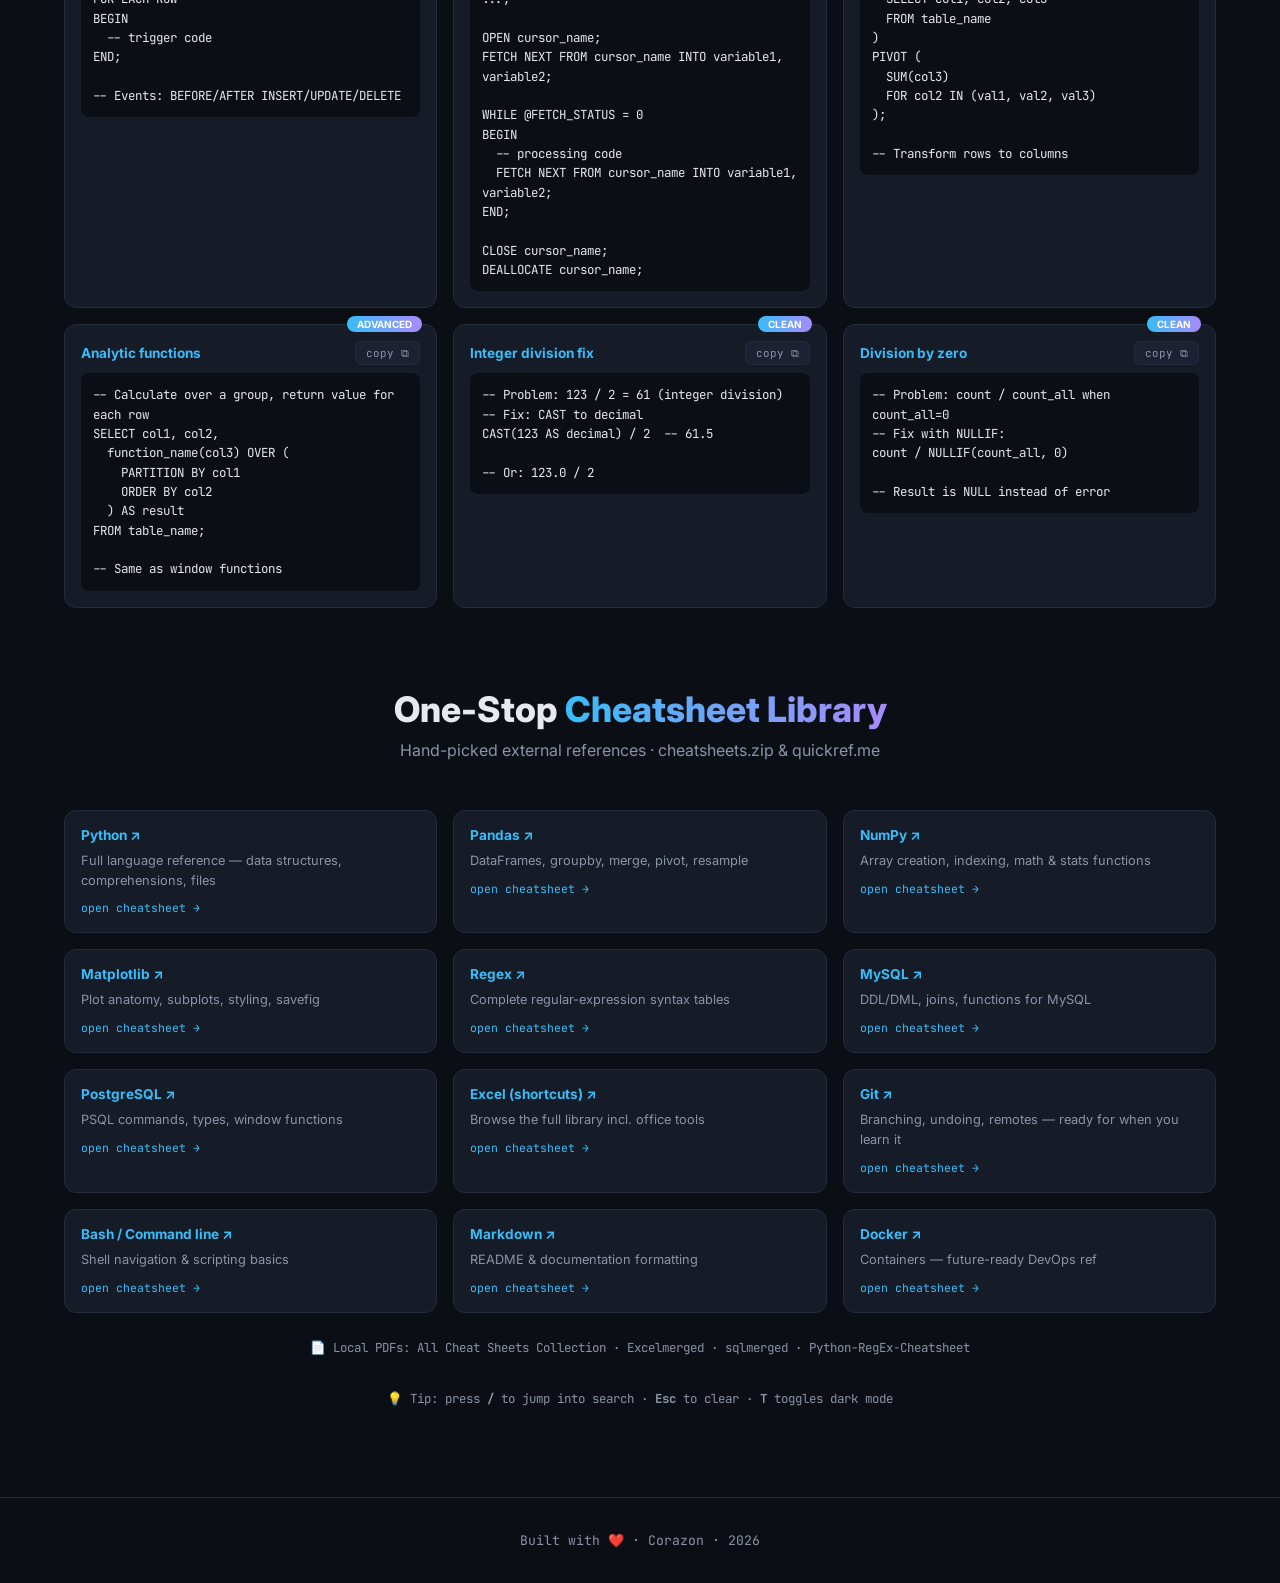
<file: pages/cheatsheets.html>
<!DOCTYPE html>
<html lang="en">

<head>
  <meta charset="UTF-8">
  <meta name="viewport" content="width=device-width, initial-scale=1.0">
  <title>Cheatsheets Hub · Corazon</title>
  <link
    href="https://fonts.googleapis.com/css2?family=Inter:wght@400;500;600;700;800&family=JetBrains+Mono:wght@400;500;700&display=swap"
    rel="stylesheet">
  <link rel="stylesheet" href="../css/style.css">
</head>

<body>
  <div id="progressBar"></div>
  <nav>
    <div class="logo" onclick="location.href='../index.html'">&lt;/&gt; Corazon.Data</div>
    <ul class="nav-links">
      <li><a href="../index.html">Home</a></li>
      <li><a href="projects.html">Projects</a></li>
      <li><a href="#" class="active">Cheatsheets</a></li>
      <li><a href="../index.html#footprint">Footprint</a></li>
      <li><a href="../index.html#contact">Contact</a></li>
    </ul>
    <div class="nav-tools">
      <button class="tool-btn" id="themeBtn" title="Toggle theme">🌙</button>
      <button class="tool-btn" onclick="window.print()" title="Print / Save as PDF">🖨️</button>
    </div>
  </nav>

  <section id="cheatsheets" style="padding-top:140px">
    <div class="sec-title">
      <h2>Data Analyst <em>Cheatsheet Library</em></h2>
      <p id="cheatStats">15 topics · quick reference cards · click copy to grab any snippet</p>
    </div>
    <div class="cheat-controls">
      <input id="cheatSearch" type="text" placeholder='Search every topic… e.g. "window", "pivot", "bayes"'
        autocomplete="off">
    </div>
    <div class="tabs" id="tabs"></div>
    <div id="panels"></div>

    <div class="sec-title" style="margin-top:80px">
      <h2>One-Stop <em>Cheatsheet Library</em></h2>
      <p>Hand-picked external references · cheatsheets.zip & quickref.me</p>
    </div>
    <div class="cheat-grid" id="extLib"></div>
    <p style="text-align:center;color:var(--muted);font-family:var(--mono);font-size:.78rem;margin-top:26px">
      📄 Local PDFs: All Cheat Sheets Collection · Excelmerged · sqlmerged · Python-RegEx-Cheatsheet</p>

    <p style="text-align:center;color:var(--muted);font-family:var(--mono);font-size:.78rem;margin-top:34px">💡 Tip:
      press <b>/</b> to jump into search · <b>Esc</b> to clear · <b>T</b> toggles dark mode</p>
  </section>

  <footer>
    Built with ❤️ · Corazon · <span id="yearNow"></span>
  </footer>
  <div id="toastBox"></div>
  <script src="../js/theme-core.js"></script>
  <script src="../js/cheatsheets.js"></script>
  <script src="../js/cheat-render.js"></script>
  <script src="../js/external-lib.js"></script>
</body>

</html>
</file>
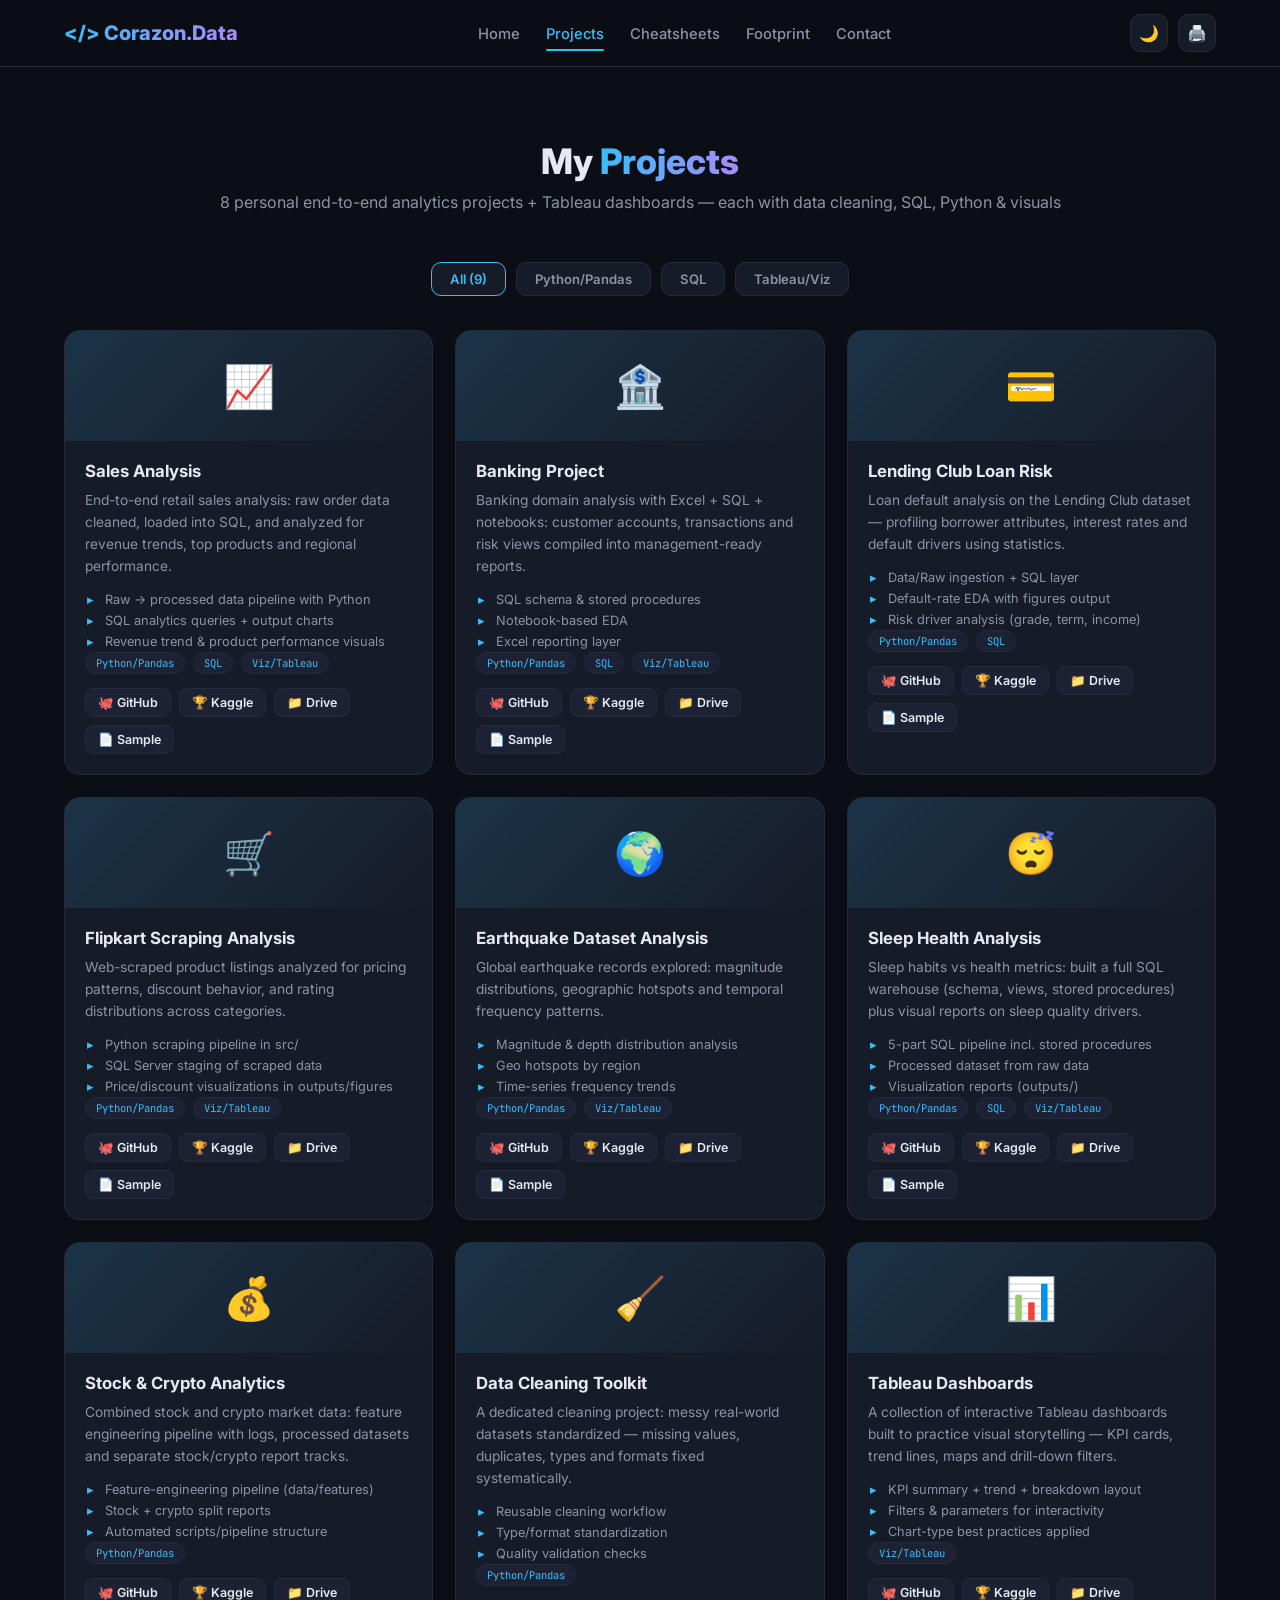
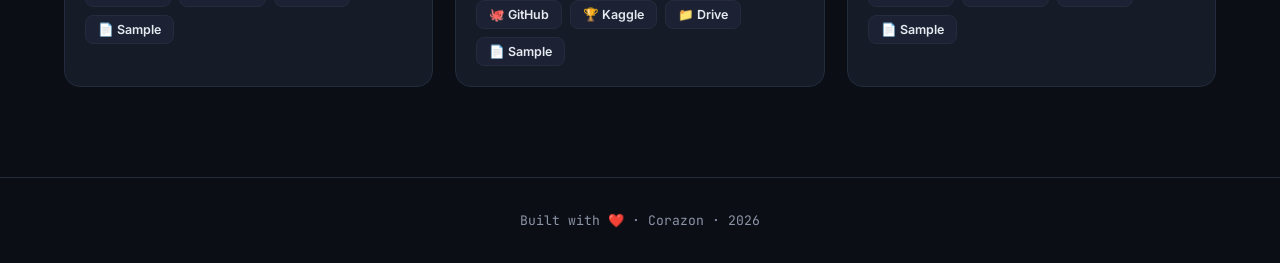
<file: pages/projects.html>
<!DOCTYPE html>
<html lang="en">
<head>
<meta charset="UTF-8">
<meta name="viewport" content="width=device-width, initial-scale=1.0">
<title>Projects · Corazon — Data Analyst</title>
<link href="https://fonts.googleapis.com/css2?family=Inter:wght@400;500;600;700;800&family=JetBrains+Mono:wght@400;500;700&display=swap" rel="stylesheet">
<link rel="stylesheet" href="../css/style.css">
<style>
.proj-filter{display:flex;gap:10px;flex-wrap:wrap;justify-content:center;margin-bottom:34px}
.pf-btn{background:var(--card);border:1px solid var(--border);color:var(--muted);padding:8px 18px;border-radius:10px;
  cursor:pointer;font-weight:600;font-size:.82rem;font-family:inherit;transition:.2s}
.pf-btn.active,.pf-btn:hover{border-color:var(--accent);color:var(--accent)}
.proj-links{display:flex;gap:8px;margin-top:14px;flex-wrap:wrap}
.proj-link{display:inline-flex;align-items:center;gap:6px;padding:6px 12px;border-radius:8px;font-size:.78rem;
  font-weight:600;text-decoration:none;transition:.2s;border:1px solid var(--border);background:var(--card2);color:var(--text)}
.proj-link:hover{border-color:var(--accent);color:var(--accent);transform:translateY(-1px)}
.proj-link.github:hover{background:#24292e;color:#fff;border-color:#24292e}
.proj-link.kaggle:hover{background:#20beff;color:#fff;border-color:#20beff}
.proj-link.drive:hover{background:#4285f4;color:#fff;border-color:#4285f4}
.proj-link.sample:hover{background:#34a853;color:#fff;border-color:#34a853}
.proj-card .folder{font-family:var(--mono);font-size:.68rem;color:var(--muted);margin-top:12px;display:block}
.detail-list{list-style:none;margin-top:10px}
.detail-list li{color:var(--muted);font-size:.8rem;padding:3px 0 3px 20px;position:relative}
.detail-list li::before{content:'▸';position:absolute;left:2px;color:var(--accent)}
</style>
</head>
<body>
<div id="progressBar"></div>
<nav>
  <div class="logo" onclick="location.href='../index.html'">&lt;/&gt; Corazon.Data</div>
  <ul class="nav-links">
    <li><a href="../index.html">Home</a></li>
    <li><a href="#" class="active">Projects</a></li>
    <li><a href="cheatsheets.html">Cheatsheets</a></li>
    <li><a href="../index.html#footprint">Footprint</a></li>
    <li><a href="../index.html#contact">Contact</a></li>
  </ul>
  <div class="nav-tools">
    <button class="tool-btn" id="themeBtn" title="Toggle theme">🌙</button>
    <button class="tool-btn" onclick="window.print()" title="Print">🖨️</button>
  </div>
</nav>

<section style="padding-top:140px">
  <div class="sec-title"><h2>My <em>Projects</em></h2><p>8 personal end-to-end analytics projects + Tableau dashboards — each with data cleaning, SQL, Python &amp; visuals</p></div>
  <div class="proj-filter" id="projFilter">
    <button class="pf-btn active" data-f="all">All (9)</button>
    <button class="pf-btn" data-f="python">Python/Pandas</button>
    <button class="pf-btn" data-f="sql">SQL</button>
    <button class="pf-btn" data-f="viz">Tableau/Viz</button>
  </div>
  <div class="proj-grid" id="projGrid"></div>
</section>

<footer>Built with ❤️ · Corazon · <span id="yearNow"></span></footer>
<div id="toastBox"></div>
<script src="../js/theme-core.js"></script>
<script src="../js/projects.js"></script>
</body>
</html>
</file>
<file: css/style.css>
:root {
  --bg: #0b0e14;
  --card: #161b28;
  --card2: #1c2233;
  --text: #e6e9f0;
  --muted: #8b93a7;
  --accent: #38bdf8;
  --accent2: #a78bfa;
  --green: #34d399;
  --red: #f87171;
  --border: #232b3d;
  --glow: rgba(56, 189, 248, .15);
  --mono: 'JetBrains Mono', monospace;
}

body.light {
  --bg: #f4f6fb;
  --card: #ffffff;
  --card2: #eef2fa;
  --text: #1a2030;
  --muted: #5c6579;
  --border: #dde3ef;
  --glow: rgba(56, 140, 248, .12);
}

* {
  margin: 0;
  padding: 0;
  box-sizing: border-box
}

html {
  scroll-behavior: smooth
}

body {
  background: var(--bg);
  color: var(--text);
  font-family: 'Inter', sans-serif;
  transition: background .3s, color .3s;
  overflow-x: hidden
}

::selection {
  background: var(--accent);
  color: #000
}

::-webkit-scrollbar {
  width: 10px;
  height: 8px
}

::-webkit-scrollbar-track {
  background: var(--bg)
}

::-webkit-scrollbar-thumb {
  background: var(--card2);
  border-radius: 6px
}

::-webkit-scrollbar-thumb:hover {
  background: var(--accent)
}

a {
  color: var(--accent);
  text-decoration: none
}

#progressBar {
  position: fixed;
  top: 0;
  left: 0;
  height: 3px;
  width: 0%;
  z-index: 10000;
  background: linear-gradient(90deg, var(--accent), var(--accent2));
  box-shadow: 0 0 10px var(--accent)
}

#cursorGlow {
  position: fixed;
  width: 400px;
  height: 400px;
  border-radius: 50%;
  pointer-events: none;
  z-index: 0;
  background: radial-gradient(circle, var(--glow), transparent 70%);
  transform: translate(-50%, -50%);
  opacity: 0;
  transition: opacity .4s
}

nav {
  position: fixed;
  top: 0;
  left: 0;
  right: 0;
  z-index: 1000;
  display: flex;
  align-items: center;
  justify-content: space-between;
  padding: 14px 5%;
  background: color-mix(in srgb, var(--bg) 80%, transparent);
  backdrop-filter: blur(12px);
  border-bottom: 1px solid var(--border)
}

.logo {
  font-weight: 800;
  font-size: 1.25rem;
  background: linear-gradient(90deg, var(--accent), var(--accent2));
  -webkit-background-clip: text;
  background-clip: text;
  -webkit-text-fill-color: transparent;
  cursor: pointer
}

.nav-links {
  display: flex;
  gap: 26px;
  list-style: none;
  align-items: center
}

.nav-links a {
  color: var(--muted);
  font-size: .92rem;
  font-weight: 500;
  transition: .2s;
  position: relative;
  padding: 4px 0
}

.nav-links a:hover,
.nav-links a.active {
  color: var(--accent)
}

.nav-links a.active::after {
  content: '';
  position: absolute;
  bottom: -4px;
  left: 0;
  width: 100%;
  height: 2px;
  background: var(--accent);
  border-radius: 2px
}

.nav-tools {
  display: flex;
  gap: 10px;
  align-items: center
}

.tool-btn {
  background: var(--card);
  border: 1px solid var(--border);
  color: var(--text);
  width: 38px;
  height: 38px;
  border-radius: 10px;
  cursor: pointer;
  font-size: 1rem;
  display: flex;
  align-items: center;
  justify-content: center;
  transition: .2s
}

.tool-btn:hover {
  border-color: var(--accent);
  transform: translateY(-2px);
  box-shadow: 0 4px 14px var(--glow)
}

.mobile-menu-btn {
  display: none;
  background: var(--card);
  border: 1px solid var(--border);
  color: var(--text);
  width: 38px;
  height: 38px;
  border-radius: 10px;
  cursor: pointer;
  font-size: 1.1rem;
  align-items: center;
  justify-content: center;
  transition: .2s
}

.mobile-menu-btn:hover {
  border-color: var(--accent);
  transform: translateY(-2px);
  box-shadow: 0 4px 14px var(--glow)
}

@media(max-width:860px) {
  .mobile-menu-btn {
    display: flex
  }
}

#tickerBar {
  position: fixed;
  top: 67px;
  left: 0;
  right: 0;
  z-index: 999;
  display: flex;
  justify-content: center;
  gap: 16px;
  flex-wrap: wrap;
  padding: 6px 12px;
  font-family: var(--mono);
  font-size: .72rem;
  color: var(--muted);
  background: color-mix(in srgb, var(--bg) 70%, transparent);
  backdrop-filter: blur(8px);
  border-bottom: 1px solid var(--border)
}

#tickerBar b {
  color: var(--accent);
  font-weight: 500
}

.dot {
  display: inline-block;
  width: 7px;
  height: 7px;
  border-radius: 50%;
  margin-right: 4px;
  vertical-align: middle
}

.dot.on {
  background: var(--green);
  box-shadow: 0 0 6px var(--green);
  animation: pulse 2s infinite
}

@keyframes pulse {
  50% {
    opacity: .4
  }
}

header {
  min-height: 100vh;
  display: flex;
  flex-direction: column;
  align-items: center;
  justify-content: center;
  text-align: center;
  padding: 130px 5% 60px;
  position: relative;
  z-index: 1
}

#greeting {
  font-family: var(--mono);
  color: var(--green);
  font-size: .95rem;
  margin-bottom: 14px
}

header h1 {
  font-size: clamp(2.4rem, 6vw, 4.2rem);
  font-weight: 800;
  line-height: 1.1;
  margin-bottom: 14px
}

header h1 span {
  background: linear-gradient(90deg, var(--accent), var(--accent2));
  -webkit-background-clip: text;
  background-clip: text;
  -webkit-text-fill-color: transparent
}

#typed {
  font-family: var(--mono);
  font-size: clamp(1rem, 2.5vw, 1.35rem);
  color: var(--muted);
  min-height: 1.6em;
  margin-bottom: 22px
}

.cursorBlink {
  animation: blink .8s infinite;
  color: var(--accent)
}

@keyframes blink {
  50% {
    opacity: 0
  }
}

.hero-btns {
  display: flex;
  gap: 16px;
  margin-bottom: 40px;
  flex-wrap: wrap;
  justify-content: center
}

.btn {
  padding: 13px 28px;
  border-radius: 12px;
  font-weight: 600;
  font-size: .95rem;
  cursor: pointer;
  border: none;
  transition: .25s;
  font-family: inherit
}

.btn-primary {
  background: linear-gradient(135deg, var(--accent), var(--accent2));
  color: #fff
}

.btn-primary:hover {
  transform: translateY(-3px);
  box-shadow: 0 10px 30px var(--glow)
}

.btn-ghost {
  background: transparent;
  border: 1px solid var(--border);
  color: var(--text)
}

.btn-ghost:hover {
  border-color: var(--accent);
  color: var(--accent);
  transform: translateY(-3px)
}

.quote-card {
  max-width: 640px;
  width: 100%;
  background: var(--card);
  border: 1px solid var(--border);
  border-radius: 16px;
  padding: 26px 32px 30px;
  position: relative;
  box-shadow: 0 10px 40px rgba(0, 0, 0, .25)
}

.quote-card::before {
  content: '❝';
  position: absolute;
  top: -18px;
  left: 24px;
  font-size: 2.4rem;
  color: var(--accent)
}

#quoteText {
  font-size: 1.05rem;
  font-style: italic;
  line-height: 1.6;
  margin-bottom: 10px
}

#quoteAuthor {
  text-align: right;
  color: var(--accent);
  font-weight: 600;
  font-size: .9rem
}

#quoteRefresh {
  position: absolute;
  bottom: 10px;
  left: 16px;
  background: none;
  border: none;
  color: var(--muted);
  cursor: pointer;
  font-size: .75rem;
  font-family: var(--mono)
}

#quoteRefresh:hover {
  color: var(--accent)
}

.live-strip {
  display: flex;
  gap: 14px;
  flex-wrap: wrap;
  justify-content: center;
  margin-top: 44px;
  width: 100%;
  max-width: 1100px
}

.live-tile {
  flex: 1;
  min-width: 170px;
  background: var(--card);
  border: 1px solid var(--border);
  border-radius: 14px;
  padding: 16px 18px;
  text-align: left;
  transition: .25s
}

.live-tile:hover {
  transform: translateY(-4px);
  border-color: var(--accent);
  box-shadow: 0 8px 24px var(--glow)
}

.live-tile .lbl {
  font-size: .68rem;
  text-transform: uppercase;
  letter-spacing: 1.5px;
  color: var(--muted);
  margin-bottom: 6px
}

.live-tile .val {
  font-family: var(--mono);
  font-size: 1.05rem;
  font-weight: 600
}

.live-tile .sub {
  font-size: .72rem;
  color: var(--muted);
  margin-top: 4px;
  font-family: var(--mono)
}

section {
  padding: 90px 5%;
  max-width: 1300px;
  margin: 0 auto;
  position: relative;
  z-index: 1
}

.sec-title {
  text-align: center;
  margin-bottom: 50px
}

.sec-title h2 {
  font-size: 2.2rem;
  font-weight: 800
}

.sec-title h2 em {
  font-style: normal;
  background: linear-gradient(90deg, var(--accent), var(--accent2));
  -webkit-background-clip: text;
  background-clip: text;
  -webkit-text-fill-color: transparent
}

.sec-title p {
  color: var(--muted);
  margin-top: 10px
}

.about-grid {
  display: grid;
  grid-template-columns: 1fr 1fr;
  gap: 50px;
  align-items: center
}

.about-text p {
  color: var(--muted);
  line-height: 1.8;
  margin-bottom: 16px
}

.stat-grid {
  display: grid;
  grid-template-columns: repeat(2, 1fr);
  gap: 18px
}

.stat-box {
  background: var(--card);
  border: 1px solid var(--border);
  border-radius: 14px;
  padding: 26px;
  text-align: center
}

.stat-box .num {
  font-size: 2.1rem;
  font-weight: 800;
  font-family: var(--mono);
  color: var(--accent)
}

.stat-box .cap {
  color: var(--muted);
  font-size: .82rem;
  margin-top: 6px
}

.skills-grid {
  display: grid;
  grid-template-columns: repeat(auto-fit, minmax(300px, 1fr));
  gap: 20px
}

.skill-row {
  margin-bottom: 18px
}

.skill-row .top {
  display: flex;
  justify-content: space-between;
  font-size: .88rem;
  margin-bottom: 8px
}

.skill-bar {
  height: 8px;
  background: var(--card2);
  border-radius: 6px;
  overflow: hidden
}

.skill-fill {
  height: 100%;
  width: 0;
  border-radius: 6px;
  background: linear-gradient(90deg, var(--accent), var(--accent2));
  transition: width 1.4s cubic-bezier(.2, .8, .2, 1)
}

.skill-card {
  background: var(--card);
  border: 1px solid var(--border);
  border-radius: 16px;
  padding: 28px
}

.skill-card h3 {
  margin-bottom: 20px;
  font-size: 1.05rem;
  display: flex;
  align-items: center;
  gap: 10px
}

.cheat-controls {
  display: flex;
  gap: 14px;
  flex-wrap: wrap;
  justify-content: center;
  margin-bottom: 30px
}

#cheatSearch {
  background: var(--card);
  border: 1px solid var(--border);
  color: var(--text);
  padding: 12px 18px;
  border-radius: 12px;
  font-family: var(--mono);
  font-size: .9rem;
  width: min(420px, 90vw);
  outline: none;
  transition: .2s
}

#cheatSearch:focus {
  border-color: var(--accent);
  box-shadow: 0 0 0 3px var(--glow)
}

.tabs {
  display: flex;
  gap: 10px;
  flex-wrap: wrap;
  justify-content: center
}

.tab-btn {
  background: var(--card);
  border: 1px solid var(--border);
  color: var(--muted);
  padding: 10px 20px;
  border-radius: 10px;
  cursor: pointer;
  font-weight: 600;
  font-size: .88rem;
  transition: .2s;
  font-family: inherit
}

.tab-btn:hover {
  border-color: var(--accent);
  color: var(--accent)
}

.tab-btn.active {
  background: linear-gradient(135deg, var(--accent), var(--accent2));
  color: #fff;
  border-color: transparent
}

.cheat-panel {
  display: none;
  animation: fadeUp .4s ease
}

.cheat-panel.active {
  display: block
}

@keyframes fadeUp {
  from {
    opacity: 0;
    transform: translateY(14px)
  }

  to {
    opacity: 1;
    transform: none
  }
}

.cheat-grid {
  display: grid;
  grid-template-columns: repeat(auto-fill, minmax(340px, 1fr));
  gap: 16px;
  margin-top: 28px
}

.cheat-item {
  background: var(--card);
  border: 1px solid var(--border);
  border-radius: 12px;
  padding: 16px;
  position: relative;
  transition: .2s
}

.cheat-item:hover {
  border-color: var(--accent);
  transform: translateY(-3px);
  box-shadow: 0 6px 20px var(--glow)
}

.cheat-item h4 {
  font-size: .85rem;
  color: var(--accent);
  margin-bottom: 8px;
  display: flex;
  justify-content: space-between;
  align-items: center;
  gap: 8px
}

.copyBtn {
  background: var(--card2);
  border: 1px solid var(--border);
  color: var(--muted);
  font-size: .68rem;
  padding: 4px 10px;
  border-radius: 6px;
  cursor: pointer;
  font-family: var(--mono);
  transition: .15s;
  flex-shrink: 0
}

.copyBtn:hover {
  color: var(--accent);
  border-color: var(--accent)
}

.cheat-item pre {
  font-family: var(--mono);
  font-size: .78rem;
  line-height: 1.55;
  color: var(--text);
  white-space: pre-wrap;
  background: var(--bg);
  border-radius: 8px;
  padding: 12px;
  overflow-x: auto
}

.cheat-item .tag {
  position: absolute;
  top: -9px;
  right: 14px;
  background: linear-gradient(90deg, var(--accent), var(--accent2));
  color: #fff;
  font-size: .62rem;
  padding: 2px 10px;
  border-radius: 20px;
  font-weight: 700;
  text-transform: uppercase
}

.proj-grid {
  display: grid;
  grid-template-columns: repeat(auto-fit, minmax(300px, 1fr));
  gap: 22px
}

.proj-card {
  background: var(--card);
  border: 1px solid var(--border);
  border-radius: 16px;
  overflow: hidden;
  transition: .25s
}

.proj-card:hover {
  transform: translateY(-6px);
  border-color: var(--accent);
  box-shadow: 0 14px 40px var(--glow)
}

.proj-head {
  height: 110px;
  display: flex;
  align-items: center;
  justify-content: center;
  font-size: 2.6rem;
  background: linear-gradient(135deg, var(--glow), transparent)
}

.proj-body {
  padding: 20px
}

.proj-body h3 {
  margin-bottom: 8px;
  font-size: 1.05rem
}

.proj-body p {
  color: var(--muted);
  font-size: .86rem;
  line-height: 1.6;
  margin-bottom: 12px
}

.chips {
  display: flex;
  gap: 8px;
  flex-wrap: wrap
}

.chip {
  font-family: var(--mono);
  font-size: .66rem;
  background: var(--card2);
  border: 1px solid var(--border);
  color: var(--accent);
  padding: 3px 10px;
  border-radius: 20px
}

.contact-wrap {
  max-width: 600px;
  margin: 0 auto;
  text-align: center
}

.contact-links {
  display: flex;
  gap: 16px;
  justify-content: center;
  flex-wrap: wrap;
  margin-top: 26px
}

footer {
  text-align: center;
  padding: 34px 5%;
  border-top: 1px solid var(--border);
  color: var(--muted);
  font-size: .82rem;
  font-family: var(--mono)
}

#toTop {
  position: fixed;
  bottom: 26px;
  right: 26px;
  z-index: 900;
  background: linear-gradient(135deg, var(--accent), var(--accent2));
  color: #fff;
  border: none;
  width: 46px;
  height: 46px;
  border-radius: 50%;
  cursor: pointer;
  font-size: 1.1rem;
  display: none;
  box-shadow: 0 6px 20px var(--glow);
  transition: .25s
}

#toTop.show {
  display: block
}

#toTop:hover {
  transform: translateY(-4px)
}

#toastBox {
  position: fixed;
  bottom: 26px;
  left: 50%;
  transform: translateX(-50%);
  z-index: 10001;
  display: flex;
  flex-direction: column;
  gap: 8px;
  align-items: center
}

.toast {
  background: var(--card);
  border: 1px solid var(--accent);
  color: var(--text);
  padding: 11px 22px;
  border-radius: 12px;
  font-size: .85rem;
  box-shadow: 0 8px 30px rgba(0, 0, 0, .35);
  animation: fadeUp .3s ease
}

@media(max-width:860px) {
  .nav-links {
    position: fixed;
    top: 67px;
    left: 0;
    right: 0;
    flex-direction: column;
    background: var(--bg);
    padding: 24px;
    gap: 18px;
    border-bottom: 1px solid var(--border);
    display: none
  }

  .nav-links.open {
    display: flex
  }

  .about-grid {
    grid-template-columns: 1fr
  }

  #tickerBar {
    top: 64px;
    font-size: .65rem;
    gap: 10px
  }
}

/* ===== Footprint / Privacy section ===== */
.fp-banner {
  background: linear-gradient(135deg, var(--glow), transparent);
  border: 1px solid var(--accent);
  border-radius: 16px;
  padding: 22px 28px;
  margin-bottom: 34px;
  display: flex;
  gap: 16px;
  align-items: center;
  flex-wrap: wrap
}

.fp-banner .big {
  font-size: 2rem;
  font-weight: 800;
  font-family: var(--mono);
  color: var(--accent)
}

.fp-consent {
  display: flex;
  gap: 12px;
  margin-left: auto;
  flex-wrap: wrap
}

.fp-grid {
  display: grid;
  grid-template-columns: repeat(auto-fill, minmax(250px, 1fr));
  gap: 14px
}

.fp-card {
  background: var(--card);
  border: 1px solid var(--border);
  border-radius: 12px;
  padding: 14px 16px;
  transition: .2s
}

.fp-card:hover {
  border-color: var(--accent);
  transform: translateY(-2px);
  box-shadow: 0 5px 18px var(--glow)
}

.fp-card .k {
  font-size: .64rem;
  text-transform: uppercase;
  letter-spacing: 1.4px;
  color: var(--muted);
  display: flex;
  justify-content: space-between;
  align-items: center
}

.fc-title {
  display: inline-flex;
  align-items: center;
  gap: 8px;
  min-width: 0
}

.fc-icon {
  flex: 0 0 auto;
  display: flex;
  align-items: center;
  justify-content: center;
  width: 30px;
  height: 30px;
  border-radius: 9px;
  font-size: 1rem;
  text-transform: none;
  letter-spacing: 0;
  background: linear-gradient(135deg, var(--glow), transparent);
  border: 1px solid var(--border);
  color: var(--accent)
}

.fp-card .risk {
  font-size: .58rem;
  padding: 1px 8px;
  border-radius: 10px;
  font-weight: 700
}

.risk-high {
  background: rgba(248, 113, 113, .15);
  color: var(--red)
}

.risk-med {
  background: rgba(251, 191, 36, .15);
  color: var(--yellow)
}

.risk-low {
  background: rgba(52, 211, 153, .15);
  color: var(--green)
}

.fp-card .v {
  font-family: var(--mono);
  font-size: .82rem;
  margin-top: 6px;
  word-break: break-all;
  line-height: 1.45
}

.behave-bar {
  height: 6px;
  background: var(--card2);
  border-radius: 4px;
  overflow: hidden;
  margin-top: 8px
}

.behave-fill {
  height: 100%;
  width: 0%;
  background: linear-gradient(90deg, var(--green), var(--yellow), var(--red));
  transition: width .3s
}

.fp-live {
  animation: pulse 2s infinite
}

/* ===== Interview section ===== */
.int-filter {
  display: flex;
  gap: 10px;
  justify-content: center;
  flex-wrap: wrap;
  margin-bottom: 34px
}

.int-chip {
  background: var(--card);
  border: 1px solid var(--border);
  color: var(--muted);
  padding: 8px 18px;
  border-radius: 20px;
  cursor: pointer;
  font-size: .82rem;
  font-weight: 600;
  transition: .2s;
  font-family: inherit
}

.int-chip:hover {
  border-color: var(--accent);
  color: var(--accent)
}

.int-chip.active {
  background: linear-gradient(135deg, var(--accent), var(--accent2));
  color: #fff;
  border-color: transparent
}

.int-grid {
  display: grid;
  grid-template-columns: repeat(auto-fit, minmax(320px, 1fr));
  gap: 18px
}

.int-card {
  background: var(--card);
  border: 1px solid var(--border);
  border-radius: 14px;
  overflow: hidden;
  transition: .25s
}

.int-card:hover {
  border-color: var(--accent);
  box-shadow: 0 8px 24px var(--glow)
}

.int-card summary {
  display: flex;
  align-items: center;
  justify-content: space-between;
  cursor: pointer;
  padding: 18px 20px;
  font-weight: 600;
  font-size: .95rem;
  list-style: none;
  position: relative;
}

.int-card summary::-webkit-details-marker {
  display: none
}

/* Hide default +/- marker - using expand button instead */
.int-card summary::after {
  display: none;
}



.int-card p {
  padding: 2px 20px 20px;
  color: var(--muted);
  line-height: 1.7;
  font-size: .9rem
}

.int-card code {
  font-family: var(--mono);
  font-size: .82em;
  background: var(--card2);
  padding: 1px 5px;
  border-radius: 5px;
  color: var(--accent)
}

.int-banner {
  max-width: 760px;
  margin: 42px auto 0;
  text-align: center;
  background: linear-gradient(135deg, var(--glow), transparent);
  border: 1px solid var(--accent);
  border-radius: 16px;
  padding: 26px 30px
}

#intSearch:focus {
  outline: none;
  border-color: var(--accent);
  box-shadow: 0 0 0 3px var(--glow);
}

#intSearch::placeholder {
  color: var(--muted);
  opacity: .7
}

/* Card Images */
.card-img-wrap {
  width: 100%;
  height: 160px;
  overflow: hidden;
  border-radius: 10px;
  margin-bottom: 16px;
  position: relative;
}

.card-img {
  width: 100%;
  height: 100%;
  object-fit: cover;
  cursor: zoom-in;
  transition: transform 0.3s ease;
}

.card-img:hover {
  transform: scale(1.05);
}

/* Full Screen Modal */
#fsModal {
  animation: fadeIn 0.2s ease;
}

#fsContent .int-card {
  max-width: 900px;
  margin: 0 auto;
  background: var(--card);
  border-radius: 16px;
  border: 1px solid var(--border);
}

#fsContent .int-card summary {
  display: flex;
  align-items: center;
  justify-content: space-between;
  cursor: pointer;
  padding: 18px 20px;
  font-weight: 600;
  font-size: .95rem;
  list-style: none;
  position: relative;
}

#fsContent .qa-list {
  max-height: 70vh;
  overflow-y: auto;
  padding: 0 24px 24px;
}

/* Image Modal */
#imgModal {
  animation: fadeIn 0.2s ease;
}

/* Answer Images */
.answer-img-wrap {
  width: 100%;
  max-width: 400px;
  margin-top: 10px;
  border-radius: 8px;
  overflow: hidden;
}

.answer-img {
  width: 100%;
  height: auto;
  max-height: 200px;
  object-fit: cover;
  cursor: zoom-in;
  transition: transform 0.3s ease;
  border-radius: 8px;
}

.card-img {
  width: 100%;
  height: 100%;
  object-fit: cover;
  cursor: zoom-in;
  transition: transform 0.3s ease;
}

.answer-img:hover, .card-img:hover {
  transform: scale(1.02);
}

/* Image Modal - ensure it displays correctly */
#imgModal {
  display: none;
  position: fixed;
  inset: 0;
  z-index: 10000;
  background: rgba(0,0,0,0.98);
  align-items: center;
  justify-content: center;
  cursor: zoom-out;
}

#imgModal[style*="flex"] {
  display: flex !important;
}

/* Full Screen Expand Button */
.fs-expand-btn {
  background: var(--glow);
  border: 1px solid var(--border);
  color: var(--muted);
  cursor: pointer;
  padding: 6px;
  margin-left: 12px;
  opacity: 0.7;
  transition: opacity 0.2s, transform 0.2s, background 0.2s;
  display: inline-flex;
  align-items: center;
  border-radius: 6px;
  flex-shrink: 0;
}

.fs-expand-btn:hover {
  opacity: 1;
  transform: scale(1.1);
  background: var(--accent);
  color: var(--card);
}

.fs-expand-btn svg {
  width: 16px;
  height: 16px;
}

/* Summary expand button - positioned to not overlap + marker */
.int-card summary {
  display: flex;
  align-items: center;
  justify-content: space-between;
  cursor: pointer;
  padding: 18px 20px;
  font-weight: 600;
  font-size: .95rem;
  list-style: none;
  position: relative;
}

.int-card summary span {
  flex: 1;
  margin-right: 8px;
}

.fs-expand-btn {
  flex-shrink: 0;
  margin-left: auto;
}

.int-card summary::-webkit-details-marker {
  display: none;
}

/* Hide default +/- marker - using expand button instead */
.int-card summary::after {
  display: none;
}



@keyframes fadeIn {
  from { opacity: 0; }
  to { opacity: 1; }
}

/* Full Screen Modal Styles */
#fsModal {
  animation: fadeIn 0.2s ease;
}

#fsContent .int-card {
  background: var(--card) !important;
  border-radius: 16px !important;
  border: 1px solid var(--border) !important;
  box-shadow: 0 25px 50px rgba(0,0,0,0.5);
}

#fsContent .int-card summary {
  display: flex;
  align-items: center;
  justify-content: space-between;
  cursor: pointer;
  padding: 18px 20px;
  font-weight: 600;
  font-size: .95rem;
  list-style: none;
  position: relative;
}

#fsContent .qa-list {
  max-height: 65vh;
  overflow-y: auto;
  padding: 20px 24px;
}

#fsContent .fs-expand-btn {
  display: none;
}

/* Image Modal */
#imgModal {
  animation: fadeIn 0.2s ease;
}

#imgModal img {
  animation: zoomIn 0.3s ease;
}

@keyframes zoomIn {
  from { transform: scale(0.9); opacity: 0; }
  to { transform: scale(1); opacity: 1; }
}

.int-banner p {
  color: var(--muted);
  line-height: 1.7;
  margin-bottom: 18px
}

@media(max-width:860px) {
  .int-card summary {
  display: flex;
  align-items: center;
  justify-content: space-between;
  cursor: pointer;
  padding: 18px 20px;
  font-weight: 600;
  font-size: .95rem;
  list-style: none;
  position: relative;
}
}
/* ===== Interview QA list styles ===== */
.int-card .qa-list{padding:0 20px 20px;max-height:500px;overflow-y:auto}
.int-card .qa-item{border-bottom:1px solid var(--border);padding:10px 0}
.int-card .qa-item:last-child{border-bottom:none}
.int-card .q{font-weight:600;color:var(--text);margin-bottom:4px}
.int-card .a{color:var(--muted);font-size:.9rem;line-height:1.6}
.int-card .a code{background:var(--card2);padding:1px 4px;border-radius:4px}
.int-card .qa-item .a::before{content:"→ ";}

/* ===== Language & Library Hub ===== */
.lang-lib h3{font-size:1.3rem;margin-bottom:8px}
.lang-lib h4{font-size:1rem;margin-bottom:12px;color:var(--accent)}
.lang-lib ul{list-style:none;padding:0}
.lang-lib li{padding:6px 0;color:var(--muted);font-size:.9rem}
.lib-name{font-family:var(--mono);font-size:.82em;background:var(--card2);padding:2px 8px;border-radius:5px;color:var(--accent);display:inline-block;min-width:90px;text-align:center;margin-right:8px}

/* ===== Interview page specific ===== */
#interview-prep .int-grid{margin-top:30px}
</file>
